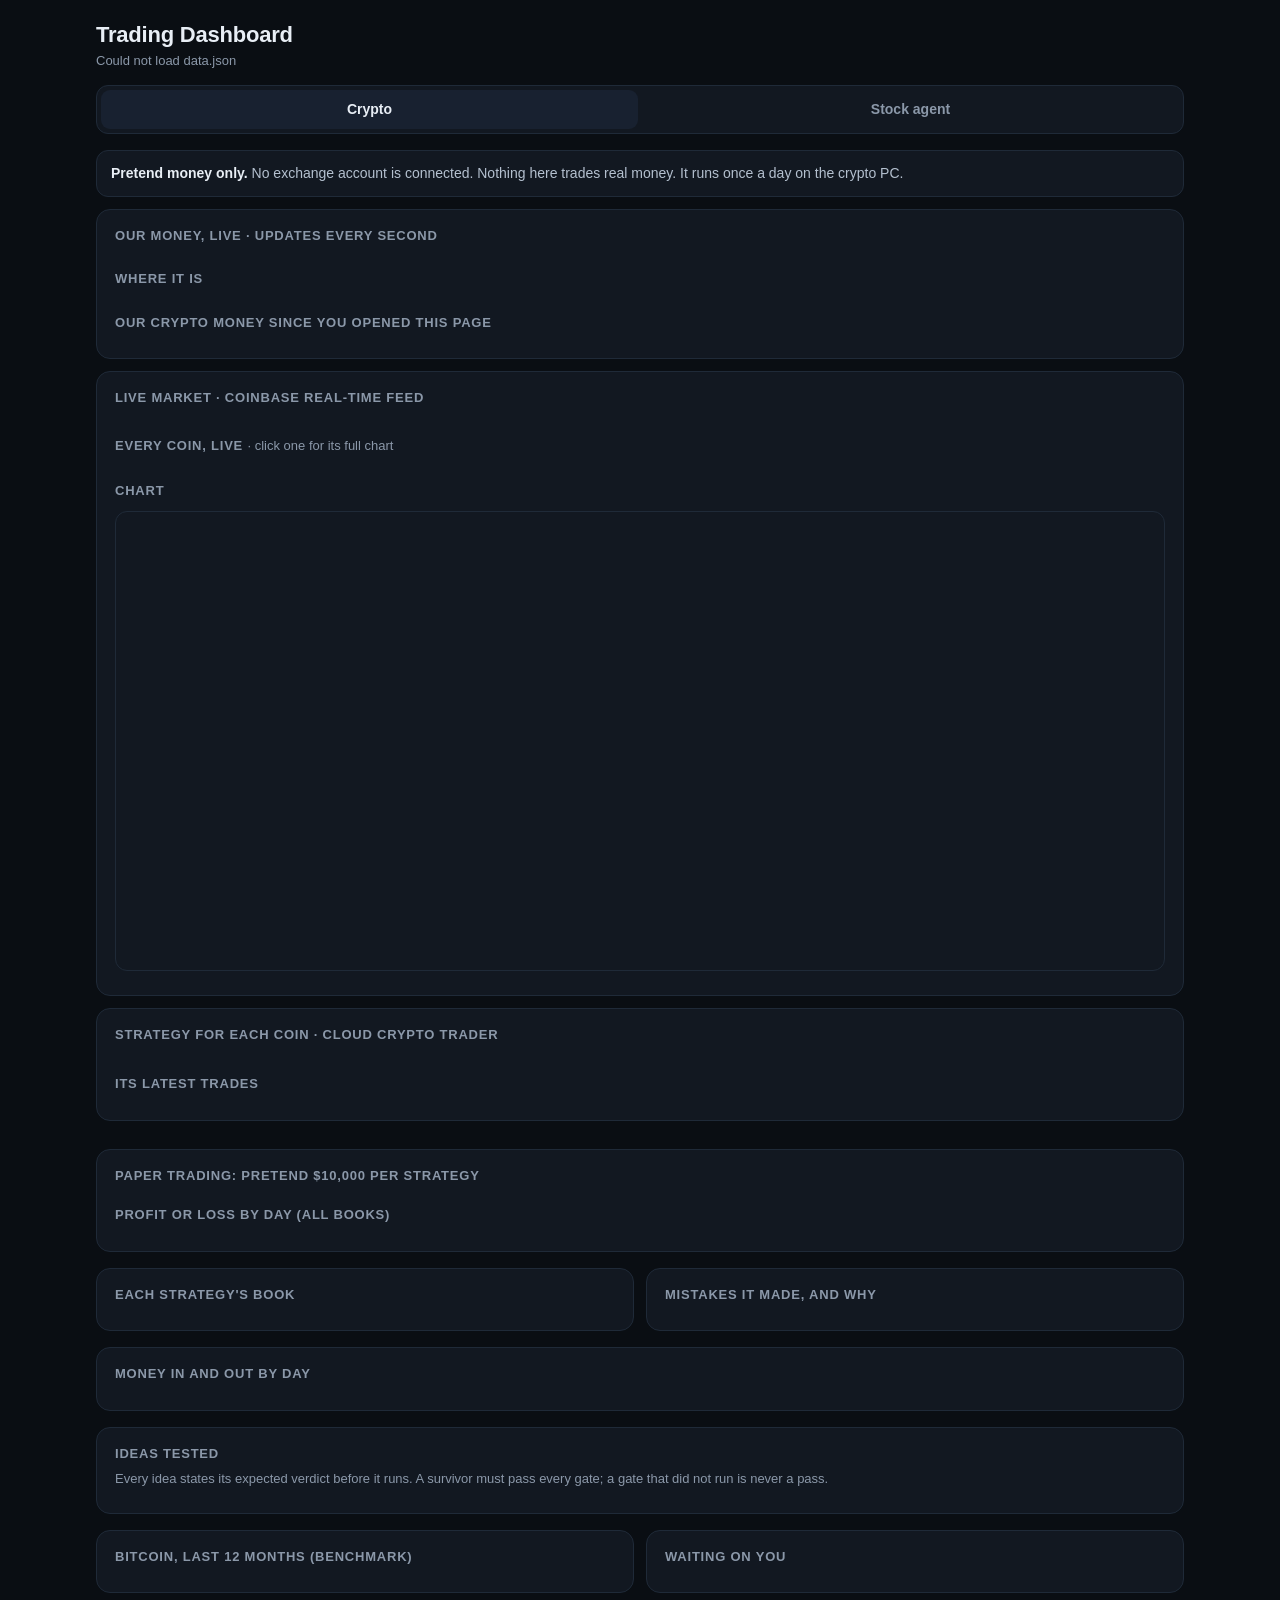
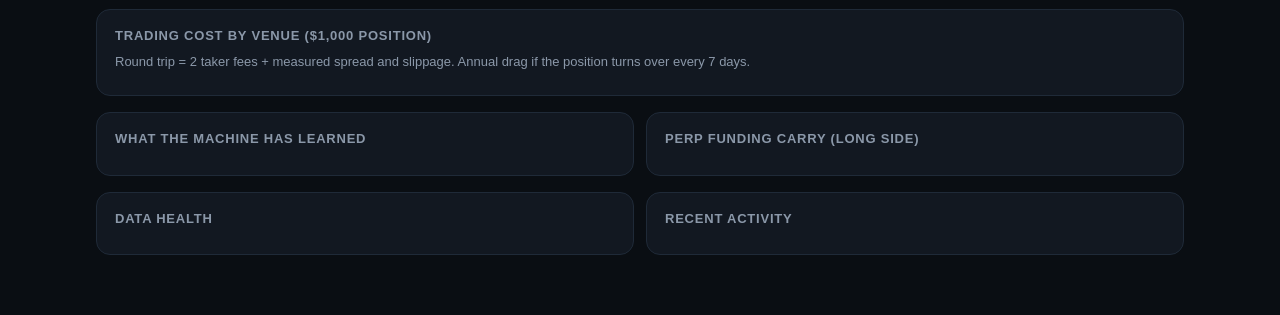
<file: site/index.html>
<!doctype html>
<html lang="en">
<head>
<meta charset="utf-8">
<meta name="viewport" content="width=device-width, initial-scale=1, viewport-fit=cover">
<meta name="color-scheme" content="dark"><meta name="theme-color" content="#0a0e13">
<title>Trading Dashboard</title>
<link rel="icon" href="data:image/svg+xml,%3Csvg xmlns='http://www.w3.org/2000/svg' viewBox='0 0 64 64'%3E%3Crect width='64' height='64' rx='14' fill='%233987e5'/%3E%3Cpath d='M12 44l12-14 10 8 18-22' fill='none' stroke='%23fff' stroke-width='6' stroke-linecap='round' stroke-linejoin='round'/%3E%3C/svg%3E">
<style>
:root{--page:#0a0e13;--surface:#121821;--surface-2:#182130;--ink:#e8eef5;--ink-2:#b4c0cf;--muted:#8b98a9;--grid:#1c2633;--line:#1f2a38;
--series:#0a84ff;--pos:#0a84ff;--neg:#ff6b5e;--good:#30d158;--warn:#ffb340;--crit:#ff453a;--link:#4da3ff}
*{box-sizing:border-box}html,body{margin:0}body{background:var(--page);color:var(--ink);font:15px/1.5 -apple-system,BlinkMacSystemFont,"Segoe UI",Roboto,Inter,sans-serif;-webkit-font-smoothing:antialiased}
a{color:var(--link);text-decoration:none}a:hover{text-decoration:underline}.wrap{max-width:1120px;margin:0 auto;padding:18px 16px 60px}
header{display:flex;flex-wrap:wrap;gap:10px;align-items:center;justify-content:space-between;margin-bottom:14px}
h1{font-size:22px;margin:0;letter-spacing:-.01em;font-weight:700}h2{font-size:13px;margin:0 0 10px;color:var(--muted);font-weight:600;text-transform:uppercase;letter-spacing:.06em}
.sub{color:var(--muted);font-size:13px}
.tabs{display:flex;gap:4px;margin:6px 0 16px;background:var(--surface);border:1px solid var(--line);border-radius:12px;padding:4px}
.tabs button{flex:1;background:none;border:0;color:var(--muted);font:inherit;font-weight:600;font-size:14px;padding:9px 12px;cursor:pointer;border-radius:9px;white-space:nowrap}
.tabs button[aria-selected="true"]{background:var(--surface-2);color:var(--ink)}
.grid{display:grid;gap:12px}.tiles{grid-template-columns:repeat(auto-fit,minmax(190px,1fr))}.two{grid-template-columns:repeat(auto-fit,minmax(340px,1fr))}
.card{background:var(--surface);border:1px solid var(--line);border-radius:14px;padding:16px 18px;min-width:0}
.tile .label{color:var(--muted);font-size:12.5px;font-weight:600;text-transform:uppercase;letter-spacing:.05em}.tile .value{font-size:28px;font-weight:700;margin-top:4px;font-variant-numeric:tabular-nums;letter-spacing:-.01em}.tile .note{color:var(--muted);font-size:13px;margin-top:4px}
.pill{display:inline-flex;align-items:center;gap:6px;border-radius:999px;padding:3px 10px;font-size:12.5px;font-weight:600;background:var(--surface-2);color:var(--ink);white-space:nowrap}
.pill i{width:8px;height:8px;border-radius:50%;display:inline-block}
.dot-good{background:var(--good)}.dot-crit{background:var(--crit)}.dot-warn{background:var(--warn)}.dot-muted{background:var(--muted)}
table{width:100%;border-collapse:collapse;font-size:14px}th,td{text-align:left;padding:9px 10px;border-bottom:1px solid var(--line);vertical-align:top}
th{color:var(--muted);font-weight:600;font-size:12px;text-transform:uppercase;letter-spacing:.04em}td.num,th.num{text-align:right;font-variant-numeric:tabular-nums}
tbody tr:hover{background:rgba(255,255,255,.02)}
.tbl{overflow-x:auto}.why{margin:4px 0 0;padding-left:18px;color:var(--ink-2);font-size:12.5px}
section{margin-top:16px}.chart{position:relative}.chart svg{display:block;width:100%;height:auto}
.tip{position:absolute;pointer-events:none;background:var(--surface-2);border:1px solid var(--line);border-radius:8px;padding:6px 9px;font-size:12.5px;white-space:nowrap;transform:translate(-50%,-110%);display:none;color:var(--ink)}
ul.list{margin:0;padding-left:18px}ul.list li{margin:8px 0}ul.list b{color:var(--ink)}ul.list span{color:var(--ink-2)}
.banner{border-radius:12px;padding:12px 14px;margin:0 0 12px;border:1px solid var(--line);background:var(--surface);font-size:14px;color:var(--ink-2)}
.banner b{color:var(--ink)}.banner.warn{border-color:rgba(255,179,64,.5);background:rgba(255,179,64,.08)}.banner.crit{border-color:rgba(255,69,58,.5);background:rgba(255,69,58,.08)}
.theme{display:none}
details{margin-top:6px}details summary{cursor:pointer;color:var(--link);font-size:13px;list-style:none}details summary::-webkit-details-marker{display:none}details summary::before{content:"▸ ";}details[open] summary::before{content:"▾ ";}
details .more{color:var(--ink-2);font-size:13.5px;margin-top:6px}
.fix{display:grid;grid-template-columns:auto 1fr;gap:4px 12px;padding:12px 0;border-bottom:1px solid var(--line)}.fix:last-child{border-bottom:0}
.fix .t{font-weight:600;color:var(--ink)}.fix .s{color:var(--ink-2);font-size:14px}.fix .who{grid-column:2;font-size:13.5px;color:var(--ink)}
.coins{display:grid;gap:8px;grid-template-columns:repeat(auto-fill,minmax(160px,1fr))}
.coin{background:var(--surface-2);border:1px solid var(--line);border-radius:12px;padding:10px 12px;cursor:pointer;text-align:left;color:var(--ink);font:inherit;min-width:0}
.coin[aria-pressed="true"]{border-color:var(--series)}.coin .sym{font-weight:700;font-size:14px}.coin .nm{color:var(--muted);font-size:12px;font-weight:400}
.coin .px{font-size:18px;font-weight:700;font-variant-numeric:tabular-nums;margin-top:2px;transition:color .6s}.coin .px.up{color:var(--good)}.coin .px.dn{color:var(--neg)}
.coin .ch{font-size:12.5px;font-variant-numeric:tabular-nums}.coin svg{display:block;width:100%;height:32px;margin-top:4px}
@media (max-width:560px){.coins{grid-template-columns:repeat(2,minmax(0,1fr))}}
@media (max-width:560px){.tile .value{font-size:22px}.two{grid-template-columns:1fr}.fix{grid-template-columns:1fr}.fix .who{grid-column:1}}
</style>
</head>
<body>
<div class="wrap">
  <header>
    <div><h1>Trading Dashboard</h1><div class="sub" id="asof">Loading…</div></div>
    <button class="theme" id="theme" type="button" aria-label="Toggle light or dark theme">Theme</button>
  </header>
  <nav class="tabs" role="tablist">
    <button role="tab" aria-selected="true" data-tab="crypto">Crypto</button>
    <button role="tab" aria-selected="false" data-tab="stock">Stock agent</button>
  </nav>

  <main id="tab-crypto">
    <div class="banner"><b>Pretend money only.</b> No exchange account is connected. Nothing here trades real money. It runs once a day on the crypto PC<span id="c-lastrun"></span>.</div>
    <section class="card" style="margin:0 0 12px"><h2>Our money, live · updates every second</h2>
      <div class="grid tiles" id="m-crypto-tiles"></div>
      <h2 style="margin-top:14px">Where it is</h2><div id="m-crypto-alloc"></div>
      <div class="tbl" id="m-crypto-books" style="margin-top:8px"></div>
      <h2 style="margin-top:14px">Our crypto money since you opened this page</h2><div class="chart" id="m-crypto-chart"></div>
    </section>
    <section class="card" style="margin:0 0 12px">
      <div style="display:flex;flex-wrap:wrap;gap:8px;align-items:center;justify-content:space-between"><h2 style="margin:0">Live market · Coinbase real-time feed</h2><span id="c-feed"></span></div>
      <div class="grid tiles" id="c-live" style="margin-top:12px"></div>
      <h2 style="margin-top:16px">Every coin, live <span class="sub" style="text-transform:none;letter-spacing:0;font-weight:400">· click one for its full chart</span></h2>
      <div class="coins" id="c-coins"></div>
      <h2 style="margin-top:16px" id="c-tv-title">Chart</h2>
      <div id="c-tv" style="height:460px;border-radius:12px;overflow:hidden;border:1px solid var(--line)"></div>
      <div class="sub" id="c-live-note" style="margin-top:8px"></div>
    </section>
    <section class="card" style="margin:0 0 12px"><h2>Strategy for each coin · cloud crypto trader</h2>
      <div class="sub" style="margin:-4px 0 8px" id="cl-note"></div>
      <div class="grid tiles" id="cl-tiles" style="margin-bottom:10px"></div>
      <div class="tbl" id="cl-table"></div>
      <h2 style="margin-top:14px">Its latest trades</h2><div class="tbl" id="cl-fills"></div>
    </section>
    <div class="grid tiles" id="c-tiles"></div>
    <section class="card"><h2>Paper trading: pretend $10,000 per strategy</h2><div class="sub" id="p-note" style="margin:-4px 0 8px"></div><div class="grid tiles" id="p-tiles"></div><h2 style="margin-top:14px">Profit or loss by day (all books)</h2><div class="chart" id="p-days"></div><div class="sub" id="p-days-note"></div></section>
    <section class="grid two">
      <div class="card"><h2>Each strategy's book</h2><div class="tbl" id="p-books"></div></div>
      <div class="card"><h2>Mistakes it made, and why</h2><ul class="list" id="p-mistakes"></ul></div>
    </section>
    <section class="card"><h2>Money in and out by day</h2><div class="tbl" id="p-daily"></div></section>
    <section class="card"><h2>Ideas tested</h2><div class="sub" style="margin:-4px 0 8px">Every idea states its expected verdict before it runs. A survivor must pass every gate; a gate that did not run is never a pass.</div><div class="tbl" id="c-grades"></div></section>
    <section class="grid two">
      <div class="card"><h2>Bitcoin, last 12 months (benchmark)</h2><div class="chart" id="c-btc"></div><div class="sub" id="c-btc-note"></div></div>
      <div class="card"><h2>Waiting on you</h2><ul class="list" id="c-pending"></ul></div>
    </section>
    <section class="card"><h2>Trading cost by venue ($1,000 position)</h2><div class="sub" style="margin:-4px 0 8px">Round trip = 2 taker fees + measured spread and slippage. Annual drag if the position turns over every 7 days.</div><div class="tbl" id="c-costs"></div></section>
    <section class="grid two">
      <div class="card"><h2>What the machine has learned</h2><ul class="list" id="c-findings"></ul></div>
      <div class="card"><h2>Perp funding carry (long side)</h2><div class="tbl" id="c-funding"></div></div>
    </section>
    <section class="grid two">
      <div class="card"><h2>Data health</h2><div id="c-health"></div></div>
      <div class="card"><h2>Recent activity</h2><ul class="list" id="c-activity"></ul></div>
    </section>
  </main>

  <main id="tab-stock" hidden>
    <div id="s-banner"></div>
    <section class="card" style="margin:0 0 12px"><h2>Our money, live · re-priced every 5 seconds</h2>
      <div class="grid tiles" id="m-stock-tiles"></div>
      <h2 style="margin-top:14px">Where it is</h2><div id="m-stock-alloc"></div>
      <div class="tbl" id="m-stock-pos" style="margin-top:8px"></div>
      <h2 style="margin-top:14px">Our stock money since you opened this page</h2><div class="chart" id="m-stock-chart"></div>
    </section>
    <div class="grid tiles" id="s-tiles"></div>
    <section class="card"><h2>Natural selection: which strategies make money and which lose it</h2>
      <div class="sub" style="margin:-4px 0 8px" id="s-select-note"></div>
      <div class="grid tiles" id="s-stage-tiles" style="margin-bottom:12px"></div>
      <h2 style="margin-top:6px">By time of entry (New York)</h2><div class="tbl" id="s-select-hour"></div>
      <h2 style="margin-top:16px">By signal mix</h2><div class="tbl" id="s-select-signals"></div>
    </section>
    <section class="card"><h2>Experiments: trying methods, keeping what sticks</h2><div class="sub" style="margin:-4px 0 8px" id="s-trial-note"></div><div class="tbl" id="s-trial"></div></section>
    <section class="card"><h2>Profit or loss by day</h2><div class="chart" id="s-days"></div><div class="sub" id="s-days-note"></div></section>
    <section class="grid two">
      <div class="card"><h2>Holdings</h2><div class="tbl" id="s-holdings"></div></div>
      <div class="card"><h2>Mistakes it made, and why</h2><ul class="list" id="s-mistakes"></ul></div>
    </section>
    <section class="card"><h2>Money in and out by day</h2><div class="tbl" id="s-daily"></div></section>
    <section class="card"><h2 id="s-fills-title">Latest day's trades</h2><div class="tbl" id="s-fills"></div></section>
    <section class="grid two">
      <div class="card"><h2>What the machine has learned</h2><ul class="list" id="s-lessons"></ul></div>
      <div class="card"><h2>Recent activity</h2><ul class="list" id="s-activity"></ul></div>
    </section>
    <div class="sub" style="margin-top:14px">Pretend money. Read live from the public repository <a href="https://github.com/finley1tree-wq/stock-agent" target="_blank" rel="noopener">finley1tree-wq/stock-agent</a> every minute. Charts, watchlist and stock search: <a href="https://stock-agent-dashboard-black.vercel.app/classic" target="_blank" rel="noopener">detailed view</a>. Nothing here is advice.</div>
  </main>
</div>

<script>
(() => {
const $ = s => document.querySelector(s);
const esc = v => String(v ?? "").replace(/[&<>"']/g, c => ({"&":"&amp;","<":"&lt;",">":"&gt;",'"':"&quot;","'":"&#39;"}[c]));
const usd = (v, d = 0) => v == null || isNaN(v) ? "—" : (v < 0 ? "-$" : "$") + Math.abs(v).toLocaleString("en-US", {minimumFractionDigits: d, maximumFractionDigits: d});
const sgnUsd = (v, d = 2) => v == null || isNaN(v) ? "—" : (v > 0 ? "+" : v < 0 ? "-" : "") + "$" + Math.abs(v).toLocaleString("en-US", {minimumFractionDigits: d, maximumFractionDigits: d});
const pct = (v, d = 2) => v == null || isNaN(v) ? "—" : (v > 0 ? "+" : "") + Number(v).toFixed(d) + "%";
const when = s => { if (!s) return "—"; const d = new Date(s); return isNaN(d) ? esc(s) : d.toLocaleString("en-US", {timeZone: "America/New_York", month: "short", day: "numeric", hour: "numeric", minute: "2-digit"}) + " ET"; };
const pill = (kind, text) => `<span class="pill"><i class="dot-${kind}"></i>${esc(text)}</span>`;
const tile = (label, value, note) => `<div class="card tile"><div class="label">${esc(label)}</div><div class="value">${value}</div>${note ? `<div class="note">${note}</div>` : ""}</div>`;

// ---- theme --------------------------------------------------------------------------
try { const t = localStorage.getItem("ct.theme"); if (t) document.documentElement.dataset.theme = t; } catch (e) {}
$("#theme").addEventListener("click", () => {
  const cur = document.documentElement.dataset.theme || (matchMedia("(prefers-color-scheme: light)").matches ? "light" : "dark");
  const next = cur === "light" ? "dark" : "light";
  document.documentElement.dataset.theme = next;
  try { localStorage.setItem("ct.theme", next); } catch (e) {}
  if (window.__redraw) window.__redraw();
});

// ---- tabs ---------------------------------------------------------------------------
let stockLoaded = false;
document.querySelectorAll(".tabs button").forEach(b => b.addEventListener("click", () => {
  document.querySelectorAll(".tabs button").forEach(x => x.setAttribute("aria-selected", x === b));
  $("#tab-crypto").hidden = b.dataset.tab !== "crypto";
  $("#tab-stock").hidden = b.dataset.tab !== "stock";
  try { localStorage.setItem("ct.tab", b.dataset.tab); } catch (e) {}
  if (b.dataset.tab === "stock" && !stockLoaded) { stockLoaded = true; loadStock(); }
  if (window.__redraw) window.__redraw();
}));

// ---- small SVG charts with hover ------------------------------------------------------
function css(v) { return getComputedStyle(document.documentElement).getPropertyValue(v).trim(); }
function lineChart(el, pts, fmtY, fmtX) {
  const W = Math.max(320, el.clientWidth || 600), H = 220, L = 8, R = 62, T = 10, B = 24;
  const ys = pts.map(p => p[1]); let lo = Math.min(...ys), hi = Math.max(...ys); const pad = (hi - lo) * .06 || 1; lo -= pad; hi += pad;
  const x = i => L + i / (pts.length - 1) * (W - L - R), y = v => T + (1 - (v - lo) / (hi - lo)) * (H - T - B);
  let g = "";
  for (let k = 0; k <= 4; k++) { const v = lo + (hi - lo) * k / 4, yy = y(v); g += `<line x1="${L}" x2="${W - R + 4}" y1="${yy}" y2="${yy}" stroke="${css("--grid")}" stroke-width="1"/><text x="${W - R + 8}" y="${yy + 4}" fill="${css("--muted")}" font-size="11">${fmtY(v)}</text>`; }
  [0, .25, .5, .75, 1].forEach(f => { const i = Math.round(f * (pts.length - 1)); g += `<text x="${x(i)}" y="${H - 6}" fill="${css("--muted")}" font-size="11" text-anchor="middle">${fmtX(pts[i][0])}</text>`; });
  const d = pts.map((p, i) => `${i ? "L" : "M"}${x(i).toFixed(1)},${y(p[1]).toFixed(1)}`).join("");
  el.innerHTML = `<svg viewBox="0 0 ${W} ${H}" role="img" aria-label="line chart">${g}<path d="${d}" fill="none" stroke="${css("--series")}" stroke-width="2" stroke-linejoin="round"/><line id="xh" y1="${T}" y2="${H - B}" stroke="${css("--muted")}" stroke-dasharray="3 3" visibility="hidden"/><circle id="xd" r="4" fill="${css("--series")}" stroke="${css("--surface")}" stroke-width="2" visibility="hidden"/></svg><div class="tip"></div>`;
  const svg = el.querySelector("svg"), tip = el.querySelector(".tip"), xh = svg.querySelector("#xh"), xd = svg.querySelector("#xd");
  svg.addEventListener("mousemove", ev => {
    const r = svg.getBoundingClientRect(), px = (ev.clientX - r.left) / r.width * W;
    const i = Math.max(0, Math.min(pts.length - 1, Math.round((px - L) / (W - L - R) * (pts.length - 1))));
    xh.setAttribute("x1", x(i)); xh.setAttribute("x2", x(i)); xh.setAttribute("visibility", "visible");
    xd.setAttribute("cx", x(i)); xd.setAttribute("cy", y(pts[i][1])); xd.setAttribute("visibility", "visible");
    tip.style.display = "block"; tip.style.left = (x(i) / W * r.width) + "px"; tip.style.top = (y(pts[i][1]) / H * r.height) + "px";
    tip.innerHTML = `<b>${esc(pts[i][0])}</b><br>${fmtY(pts[i][1])}`;
  });
  svg.addEventListener("mouseleave", () => { tip.style.display = "none"; xh.setAttribute("visibility", "hidden"); xd.setAttribute("visibility", "hidden"); });
}
function barChart(el, pts, fmt) {
  const W = Math.max(320, el.clientWidth || 600), H = 200, L = 8, R = 62, T = 10, B = 24;
  const ys = pts.map(p => p[1]); let lo = Math.min(0, ...ys), hi = Math.max(0, ...ys); if (hi - lo < 1e-9) { hi += 1; lo -= 1; } const pad = (hi - lo) * .08; lo -= pad; hi += pad;
  const bw = (W - L - R) / pts.length, y = v => T + (1 - (v - lo) / (hi - lo)) * (H - T - B);
  let g = "";
  for (let k = 0; k <= 4; k++) { const v = lo + (hi - lo) * k / 4, yy = y(v); g += `<line x1="${L}" x2="${W - R + 4}" y1="${yy}" y2="${yy}" stroke="${css("--grid")}"/><text x="${W - R + 8}" y="${yy + 4}" fill="${css("--muted")}" font-size="11">${fmt(v)}</text>`; }
  g += `<line x1="${L}" x2="${W - R + 4}" y1="${y(0)}" y2="${y(0)}" stroke="${css("--muted")}"/>`;
  pts.forEach((p, i) => {
    const x0 = L + i * bw + 2, w = Math.max(2, bw - 4), top = Math.min(y(p[1]), y(0)), h = Math.max(1, Math.abs(y(p[1]) - y(0)));
    g += `<rect data-i="${i}" x="${x0}" y="${top}" width="${w}" height="${h}" rx="3" fill="${p[1] >= 0 ? css("--pos") : css("--neg")}"/>`;
    if (i % Math.ceil(pts.length / 6) === 0) g += `<text x="${x0 + w / 2}" y="${H - 6}" fill="${css("--muted")}" font-size="11" text-anchor="middle">${esc(p[0].slice(5))}</text>`;
  });
  el.innerHTML = `<svg viewBox="0 0 ${W} ${H}" role="img" aria-label="bar chart">${g}</svg><div class="tip"></div>`;
  const svg = el.querySelector("svg"), tip = el.querySelector(".tip");
  svg.addEventListener("mousemove", ev => {
    const r = svg.getBoundingClientRect(), px = (ev.clientX - r.left) / r.width * W, i = Math.floor((px - L) / bw);
    if (i < 0 || i >= pts.length) { tip.style.display = "none"; return; }
    tip.style.display = "block"; tip.style.left = ((L + (i + .5) * bw) / W * r.width) + "px"; tip.style.top = (Math.min(y(pts[i][1]), y(0)) / H * r.height) + "px";
    tip.innerHTML = `<b>${esc(pts[i][0])}</b><br>${fmt(pts[i][1])}${pts[i][2] ? `<br>${esc(pts[i][2])}` : ""}`;
  });
  svg.addEventListener("mouseleave", () => tip.style.display = "none");
}

// The same page is served by both sites; each reads the other's data cross-origin.
const CRYPTO_DATA = location.hostname.startsWith("crypto-trader") ? "data.json" : "https://crypto-trader-dashboard-eta.vercel.app/data.json";
// ---- crypto research tab -------------------------------------------------------------
async function loadCrypto() {
  let d;
  try { d = await (await fetch(CRYPTO_DATA, {cache: "no-store"})).json(); }
  catch (e) { $("#asof").textContent = "Could not load data.json"; return; }
  $("#asof").innerHTML = `Updated ${when(d.generated_at)} · pretend money`;
  { const ageH = (Date.now() - new Date(d.generated_at).getTime()) / 3600e3;
    $("#c-lastrun").innerHTML = `; last run ${when(d.generated_at)}` + (ageH > 30 ? ` · <b style="color:var(--warn)">${Math.round(ageH)} hours ago, so a day was missed. Is that PC on and awake?</b>` : ""); }
  $("#asof").title = `Research data: train ${d.config.train[0]} to ${d.config.train[1]}, holdout ${d.config.holdout[0]} to ${d.config.holdout[1]}`;
  const a = d.audit, real = d.grades.filter(g => !g.counterfactual);
  const survivors = real.filter(g => (g.verdict || "").startsWith("SURVIVOR")).length;
  const col = d.collector || {};
  $("#c-tiles").innerHTML = [
    tile("Engine", a.valid_now ? pill("good", "Certified") : pill("crit", "Not certified"), a.valid_now ? `null audit passed ${when(a.when)} · holds ${esc((a.holds || []).join(", "))}` : esc(a.why_invalid || "")),
    tile("Ideas tested", `${d.ledger.distinct_hypotheses}`, `bar for the next idea: t ≥ ${d.ledger.current_bar}`),
    tile("Survivors", `${survivors}`, survivors ? "suspect the harness first" : "none yet, as expected this early"),
    tile("Cost collector", `${col.distinct_hours ?? 0} / ${col.target_hours ?? 48} h`, `${(col.records || 0).toLocaleString()} order-book snapshots`),
    tile("Prices through", esc((d.live_freshness || d.freshness).latest_bar_day || "—"), d.live_freshness ? `live copy · research snapshot frozen at ${esc(d.freshness.latest_bar_day)} so grading stays certified` : `restated rows: ${(d.freshness.usdt?.restated ?? "—")} (${d.freshness.usdt?.fetches ?? 0} fetches compared)`),
    (() => { const s = d.daily; if (!s) return tile("Daily update", pill("warn", "not run yet"), "runs once a day on the crypto PC");
      const st = Object.entries(s.steps || {}), bad = st.filter(([, r]) => r.status === "FAILED" || r.status === "REFUSED");
      return tile("Daily update", bad.length ? pill("crit", `${bad.length} step${bad.length > 1 ? "s" : ""} failed`) : pill("good", "OK"), `${when(s.finished || s.started)} · ${bad.length ? "failed: " + esc(bad.map(([n]) => n).join(", ")) : st.length + " steps ran"}`); })(),
  ].join("");
  // grades
  const rows = d.grades.map(g => {
    const b = g.rows.baseline || {}, dead = (g.verdict || "").includes("DEAD"), cf = g.counterfactual;
    const kind = (g.verdict || "").startsWith("SURVIVOR") ? "good" : cf ? "muted" : dead ? "crit" : "warn";
    const label = cf ? "Counterfactual" : (g.verdict || "—").split(" - ")[0].split(":")[0];
    return `<tr><td><b>${esc(g.name)}</b><div class="sub">graded ${when(g.graded)}</div></td><td class="num">${g.hold}d</td><td>${pill(kind, label)}</td>
      <td class="num">${b.net != null ? pct(b.net, 3) : "—"}</td><td class="num">${b.t != null ? b.t.toFixed(2) : "—"}</td>
      <td><ul class="why">${(g.why || []).slice(0, 4).map(w => `<li>${esc(w)}</li>`).join("")}</ul></td></tr>`;
  }).join("");
  $("#c-grades").innerHTML = `<table><thead><tr><th>Idea</th><th class="num">Hold</th><th>Verdict</th><th class="num">Net / entry</th><th class="num">t</th><th>Why</th></tr></thead><tbody>${rows}</tbody></table>`;
  // btc
  const btc = d.btc || [];
  const drawBtc = () => lineChart($("#c-btc"), btc, v => "$" + Math.round(v).toLocaleString(), s => new Date(s + "T00:00:00Z").toLocaleDateString("en-US", {month: "short", year: "2-digit", timeZone: "UTC"}));
  if (btc.length > 2) { drawBtc(); const r = (btc[btc.length - 1][1] / btc[0][1] - 1) * 100; $("#c-btc-note").textContent = `Buy-and-hold BTC over this period: ${pct(r, 1)}. Every candidate must beat this after costs.`; }
  // pending, findings
  $("#c-pending").innerHTML = d.pending.map(p => `<li><b>${esc(p.title)}</b><br><span>${esc(p.detail)}</span></li>`).join("");
  $("#c-findings").innerHTML = d.findings.map(p => `<li><b>${esc(p.title)}</b><br><span>${esc(p.detail)}</span></li>`).join("");
  // costs
  const v = d.costs.venues;
  $("#c-costs").innerHTML = `<table><thead><tr><th>Coin liquidity</th>${v.map(x => `<th class="num">${esc(x)}</th>`).join("")}</tr></thead><tbody>${d.costs.table.map(r => `<tr><td>${esc(r.tier)}</td>${v.map(x => `<td class="num">${r[x].round_trip_pct.toFixed(2)}%<div class="sub">${r[x].drag_h7_pct_yr.toFixed(0)}%/yr at 7d</div></td>`).join("")}</tr>`).join("")}</tbody></table><div class="sub" style="margin-top:6px">Spread model: ${d.costs.fit_1000.n_pairs} pairs, leave-one-out rank correlation ${d.costs.fit_1000.loo_spearman.toFixed(2)}, refit ${when(d.costs.fitted_at)}.</div>`;
  $("#c-funding").innerHTML = `<table><thead><tr><th>Perp</th><th class="num">Since</th><th class="num">Long pays / yr</th><th class="num">Share of prints &gt; 0</th></tr></thead><tbody>${(d.funding || []).map(f => `<tr><td>${esc(f.perp.replace("USDT", ""))}</td><td class="num">${esc(f.since)}</td><td class="num">${pct(f.carry_pct_yr, 1)}</td><td class="num">${Math.round(f.share_positive * 100)}%</td></tr>`).join("")}</tbody></table>`;
  const u = d.universe, fr = d.freshness, ff = fr.funding_feed || {};
  $("#c-health").innerHTML = `<table><tbody>
    <tr><td>Assets (incl. dead)</td><td class="num">${u.assets} (${u.dead_or_renamed} dead or renamed)</td></tr>
    <tr><td>Research pool after exclusions</td><td class="num">${u.pool_universe}</td></tr>
    <tr><td>Excluded (stable, leveraged, tokenized stock, wrapped)</td><td class="num">${u.excluded}</td></tr>
    <tr><td>USDT pairs · last fetch</td><td class="num">${fr.usdt?.pairs ?? "—"} · ${when(fr.usdt?.fetched)}</td></tr>
    <tr><td>BTC pairs · last fetch</td><td class="num">${fr.btc?.pairs ?? "—"} · ${when(fr.btc?.fetched)}</td></tr>
    <tr><td>Funding feed (real prints only)</td><td class="num">${(ff.rows || 0).toLocaleString()} days · ${ff.assets_with_values ?? "—"} coins</td></tr>
    <tr><td>Phantom funding prints removed</td><td class="num">${(ff.dropped_not_traded || 0).toLocaleString()}</td></tr>
    <tr><td>Audit: planted edges (uniform false-fail / concentrated caught)</td><td class="num">${a.plant ? `${a.plant.uniform_false_fails} / ${a.plant.concentrated_detected} of ${a.plant.trials}` : "—"}</td></tr>
  </tbody></table>`;
  $("#c-activity").innerHTML = (d.activity || []).slice(0, 12).map(x => `<li><span>${when(x.when)}</span><br><b>${esc(x.what)}</b></li>`).join("");
  // paper trading books
  const P = d.paper;
  let drawPaper = null;
  if (P && P.books && P.books.length) {
    const B = P.books, sum = k => B.reduce((s, b) => s + (+b[k] || 0), 0);
    const put = sum("budget_usd"), eq = sum("equity"), btcEq = sum("btc_equity");
    const last = P.days[P.days.length - 1] || null, lt = last ? last.total || {} : {};
    const liveSince = B.map(b => b.live_since).filter(Boolean).sort()[0];
    $("#p-note").innerHTML = `Each strategy gets a pretend $10,000 and pays real trading costs. Real testing starts ${esc(liveSince || "at the start")}; earlier days are replays.<details><summary>How it works</summary><div class="more">It buys at the next day's average price, the way a real order would fill. Days before ${esc(liveSince || "the start")} were replayed when the books were created, and only days from then on are a true forward test. Ideas graded DEAD stay as controls so you can watch them. One month of results is noise, not proof.</div></details>`;
    $("#p-tiles").innerHTML = [
      tile("Pretend books now", usd(eq), `pretend start ${usd(put)} · ${sgnUsd(eq - put, 0)} (${pct(put ? (eq / put - 1) * 100 : null)}) since ${esc((P.days[0] || {}).day || "")}`),
      tile(last ? `Latest day (${last.day})` : "Latest day", sgnUsd(lt.pnl_day), last ? `${last.mode === "live" ? "live" : "replayed"} · spent ${usd(lt.spent)} · got back ${usd(lt.received)}` : ""),
      tile("Spent / got back, all time", `${usd(sum("total_spent"))} / ${usd(sum("total_received"))}`, `trading costs ${usd(sum("total_costs"), 2)}`),
      tile("Same money in Bitcoin", usd(btcEq), `${sgnUsd(eq - btcEq, 0)} vs just holding BTC`),
    ].join("");
    const dayPts = P.days.slice(-45).map(x => [x.day, Math.round((x.total?.pnl_day || 0) * 100) / 100, x.mode === "live" ? "live" : "replayed"]);
    drawPaper = () => { if (dayPts.length) barChart($("#p-days"), dayPts, v => sgnUsd(v, 0)); };
    drawPaper();
    $("#p-days-note").textContent = `Last ${dayPts.length} days, all books together. Blue = profit, orange = loss. Hover for values.`;
    const gradeOf = b => { const g = real.find(g => g.name === b.strategy && g.hold === b.hold); return g ? (g.verdict || "").split(" - ")[0].split(":")[0] : null; };
    $("#p-books").innerHTML = `<table><thead><tr><th>Book</th><th>Test verdict</th><th class="num">Now</th><th class="num">Return</th><th class="num">BTC, same days</th><th class="num">Worst drop</th><th class="num">Spent</th><th class="num">Got back</th><th class="num">Costs</th><th class="num">Mistakes</th></tr></thead><tbody>${B.map(b => {
      const v = b.strategy && b.strategy.startsWith("__") ? "benchmark" : gradeOf(b);
      const vp = v === "benchmark" ? pill("muted", "benchmark") : v ? pill((v || "").startsWith("SURVIVOR") ? "good" : "crit", v) : pill("warn", "not graded");
      return `<tr><td><b>${esc(b.book)}</b><div class="sub">${b.live_days || 0} live · ${b.backfilled_days || 0} replayed days</div></td><td>${vp}</td><td class="num">${usd(b.equity)}</td><td class="num">${pct(b.return_pct)}</td><td class="num">${pct(b.btc_return_pct)}</td><td class="num">${pct(b.max_drawdown_pct != null ? -Math.abs(b.max_drawdown_pct) : null)}</td><td class="num">${usd(b.total_spent)}</td><td class="num">${usd(b.total_received)}</td><td class="num">${usd(b.total_costs, 2)}</td><td class="num">${b.mistakes?.count ?? 0}</td></tr>`;
    }).join("")}</tbody></table>`;
    const ms = B.flatMap(b => b.recent_mistakes || []).sort((x, y) => (y.day || "").localeCompare(x.day || "")).slice(0, 8);
    $("#p-mistakes").innerHTML = ms.length ? ms.map(m => `<li><b>${esc(m.book)}: ${esc(m.asset || (m.kind || "").replace("_", " "))} ${m.pnl != null ? sgnUsd(+m.pnl) : ""}${m.pct != null ? ` (${pct(+m.pct)})` : ""}</b><br><span>${esc(m.day)}${m.mode === "backfilled" ? " (replayed)" : ""} · ${esc(m.reason || "")}</span></li>`).join("") : `<li><span>No mistakes logged yet.</span></li>`;
    $("#p-daily").innerHTML = `<table><thead><tr><th>Day</th><th>Mode</th><th class="num">Spent</th><th class="num">Got back</th><th class="num">Costs</th><th class="num">Profit / loss</th><th class="num">All books</th><th class="num">Same in BTC</th></tr></thead><tbody>${P.days.slice(-14).reverse().map(x => { const t = x.total || {}; return `<tr><td>${esc(x.day)}</td><td>${x.mode === "live" ? pill("good", "live") : pill("muted", "replayed")}</td><td class="num">${usd(t.spent)}</td><td class="num">${usd(t.received)}</td><td class="num">${usd(t.costs, 2)}</td><td class="num">${sgnUsd(t.pnl_day)}</td><td class="num">${usd(t.equity)}</td><td class="num">${usd(t.btc_equity)}</td></tr>`; }).join("")}</tbody></table>`;
  } else {
    $("#p-note").textContent = "The paper-trading books haven't run yet.";
  }
  window.__redrawCrypto = () => { if (btc.length > 2) drawBtc(); if (drawPaper) drawPaper(); if (window.__drawLive) window.__drawLive(); };
  startLive(d);
}

// ---- live market: Coinbase Exchange public feed (WebSocket ticks + REST candles), TradingView charts
// The trader itself decides once a day; what moves in between is prices. Coinbase pushes every trade
// over its public WebSocket (no account, no key), so prices here change the moment the market does.
// Only the BTC benchmark book's holdings are published (100% BTC), so that book is re-priced live;
// the strategy books publish a position COUNT, and their coins show here once data.json lists them.
let COINS = [["BTC","Bitcoin"],["ETH","Ethereum"],["SOL","Solana"],["XRP","XRP"],["DOGE","Dogecoin"],["ADA","Cardano"],
  ["AVAX","Avalanche"],["LINK","Chainlink"],["DOT","Polkadot"],["LTC","Litecoin"],["BCH","Bitcoin Cash"],["SHIB","Shiba Inu"],
  ["SUI","Sui"],["XLM","Stellar"],["HBAR","Hedera"],["UNI","Uniswap"],["AAVE","Aave"],["NEAR","NEAR"]];
const CB_REST = "https://api.exchange.coinbase.com", CB_WS = "wss://ws-feed.exchange.coinbase.com";
const live = {px: {}, open: {}, spark: {}, last: null, ws: null, sel: "BTC", started: false};
const fmtPx = v => v == null ? "—" : v >= 1000 ? usd(v, 2) : v >= 1 ? "$" + v.toFixed(3) : "$" + v.toPrecision(4);
function spark(vals) {
  if (!vals || vals.length < 2) return "";
  const lo = Math.min(...vals), hi = Math.max(...vals), W = 150, H = 32;
  const x = i => i / (vals.length - 1) * W, y = v => H - 2 - (v - lo) / ((hi - lo) || 1) * (H - 4);
  const up = vals[vals.length - 1] >= vals[0];
  return `<svg viewBox="0 0 ${W} ${H}" preserveAspectRatio="none"><path d="${vals.map((v, i) => `${i ? "L" : "M"}${x(i).toFixed(1)},${y(v).toFixed(1)}`).join("")}" fill="none" stroke="${up ? css("--good") : css("--neg")}" stroke-width="1.6"/></svg>`;
}
function drawCoins() {
  $("#c-coins").innerHTML = COINS.map(([s, n]) => {
    const p = live.px[s], o = live.open[s], c = p && o ? (p / o - 1) * 100 : null;
    const sp = (live.spark[s] || []).concat(p ? [p] : []);
    return `<button class="coin" data-sym="${s}" aria-pressed="${live.sel === s}"><div class="sym">${s} <span class="nm">${esc(n)}</span></div><div class="px" id="px-${s}">${fmtPx(p)}</div><div class="ch" id="ch-${s}" style="color:${c == null ? "var(--muted)" : c >= 0 ? "var(--good)" : "var(--neg)"}">${c == null ? "…" : pct(c)} <span class="nm">24 h</span></div>${spark(sp)}</button>`;
  }).join("");
  document.querySelectorAll(".coin").forEach(b => b.addEventListener("click", () => { live.sel = b.dataset.sym; drawCoins(); tvChart(); }));
}
function tvChart() {
  const s = live.sel, n = (COINS.find(c => c[0] === s) || [s, s])[1];
  $("#c-tv-title").textContent = `${n} (${s}/USD) · TradingView chart, Coinbase prices`;
  const el = $("#c-tv"); el.innerHTML = "";
  // TradingView's official embed widget; it draws its own live chart from Coinbase's feed.
  const cfg = {autosize: true, symbol: `COINBASE:${s}USD`, interval: "5", timezone: "America/New_York", theme: "dark", style: "1",
    locale: "en", backgroundColor: "#121821", gridColor: "rgba(28,38,51,1)", hide_side_toolbar: true, allow_symbol_change: true,
    support_host: "https://www.tradingview.com"};
  const box = document.createElement("div"); box.className = "tradingview-widget-container"; box.style.height = "100%";
  const inner = document.createElement("div"); inner.className = "tradingview-widget-container__widget"; inner.style.height = "100%";
  const sc = document.createElement("script");
  sc.src = "https://s3.tradingview.com/external-embedding/embed-widget-advanced-chart.js"; sc.async = true; sc.textContent = JSON.stringify(cfg);
  box.appendChild(inner); box.appendChild(sc); el.appendChild(box);
}
async function loadSparks() {
  // 24 h of hourly candles per coin (Coinbase allows 60/300/900/3600/21600/86400 s), oldest first. Candle rows are [time, low, high, open, close, volume].
  // One at a time, 150 ms apart: 18 requests at once trip Coinbase's public rate limit.
  for (const [s] of COINS) {
    await new Promise(r => setTimeout(r, 150));
    try {
      const r = await (await fetch(`${CB_REST}/products/${s}-USD/candles?granularity=3600`, {cache: "no-store"})).json();
      if (Array.isArray(r)) live.spark[s] = r.slice(0, 24).reverse().map(k => +k[4]);
    } catch (e) {}
  }
  if (!$("#tab-crypto").hidden) drawCoins();
}
function feedPill(kind, text) { $("#c-feed").innerHTML = pill(kind, text); }
function connectFeed() {
  try { if (live.ws) { live.ws.onclose = null; live.ws.close(); } } catch (e) {}
  feedPill("warn", "connecting…");
  const ws = live.ws = new WebSocket(CB_WS);
  ws.onopen = () => { ws.send(JSON.stringify({type: "subscribe", product_ids: COINS.map(c => c[0] + "-USD"), channels: ["ticker"]})); feedPill("good", "live"); };
  ws.onmessage = ev => {
    let m; try { m = JSON.parse(ev.data); } catch (e) { return; }
    if (m.type !== "ticker" || !m.product_id) return;
    const s = m.product_id.replace("-USD", ""), p = +m.price, prev = live.px[s];
    live.px[s] = p; if (m.open_24h) live.open[s] = +m.open_24h; live.last = new Date();
    const el = document.getElementById("px-" + s), ch = document.getElementById("ch-" + s);
    if (!el) return;
    el.textContent = fmtPx(p);
    if (ch && live.open[s]) { const c = (p / live.open[s] - 1) * 100; ch.style.color = c >= 0 ? "var(--good)" : "var(--neg)"; ch.innerHTML = `${pct(c)} <span class="nm">24 h</span>`; }
    if (prev != null && p !== prev) { el.classList.remove("up", "dn"); el.classList.add(p > prev ? "up" : "dn"); clearTimeout(el._t); el._t = setTimeout(() => el.classList.remove("up", "dn"), 700); }
  };
  ws.onclose = () => { feedPill("crit", "reconnecting…"); setTimeout(connectFeed, 3000); };
  ws.onerror = () => { try { ws.close(); } catch (e) {} };
}
function startLive(d) {
  if (live.started) return; live.started = true;
  const P = d.paper || {}, books = P.books || [], btcBook = books.find(b => b.strategy === "__buy_and_hold_BTC__");
  const btcSeries = d.btc || [], lastClose = btcSeries.length ? btcSeries[btcSeries.length - 1] : null;
  const btcQty = btcBook && lastClose && lastClose[0] === P.latest_complete_day ? btcBook.equity / lastClose[1] : null;
  const started = d.daily && d.daily.started ? new Date(d.daily.started) : null;
  const held = books.filter(b => b !== btcBook);
  const tiles = () => {
    if ($("#tab-crypto").hidden) return;
    const next = started ? new Date(started.getTime() + 24 * 3600e3) : null, mins = next ? Math.round((next - Date.now()) / 60000) : null;
    const b = live.px.BTC, book = btcQty && b ? btcQty * b : null, age = live.last ? Math.round((Date.now() - live.last) / 1000) : null;
    $("#c-live").innerHTML = [
      tile("Bitcoin", fmtPx(b), live.open.BTC && b ? `${pct((b / live.open.BTC - 1) * 100)} in 24 h` : "waiting for the feed"),
      tile("BTC book, live", book ? usd(book, 2) : "—", book ? `${sgnUsd(book - btcBook.equity)} since the ${esc(P.latest_complete_day)} close · ${sgnUsd(book - btcBook.budget_usd, 0)} on ${usd(btcBook.budget_usd)}` : "waiting for the next daily snapshot"),
      tile("Strategy books", held.map(x => `${x.open_positions}`).join(" + ") + " coins", held.map(x => `${esc(x.book)} ${usd(x.equity)}`).join(" · ")),
      tile("Next daily run", next ? (mins > 0 ? `in ${Math.floor(mins / 60)} h ${mins % 60} m` : pill("warn", "due now")) : "—", next ? `about ${when(next)} · it decides once a day` : ""),
      tile("Last tick", age == null ? "—" : age < 2 ? "just now" : `${age} s ago`, "Coinbase pushes each trade as it happens"),
    ].join("");
  };
  $("#c-live-note").innerHTML = `Prices stream live from Coinbase Exchange's public feed; charts are TradingView's. The strategy books decide once a day, so between runs only prices move. They publish how many coins they hold (${held.map(x => `${esc(x.book)}: ${x.open_positions}`).join(", ")}) but not which ones yet, so only the BTC book can be re-priced live.`;
  drawCoins(); tvChart(); loadSparks(); connectFeed(); tiles(); drawCryptoMoney(d); watchBookCoins(d);
  loadCloud().then(() => { drawCryptoMoney(d); drawCloud(); });
  setInterval(() => loadCloud(), 60000);
  setInterval(() => { tiles(); drawCryptoMoney(d); drawCloud(); }, 1000);
  setInterval(() => { if (!$("#tab-crypto").hidden) drawHist($("#m-crypto-chart"), "crypto"); }, 2000);
  setInterval(loadSparks, 5 * 60000);
  window.__drawLive = () => {};
}

// ---- our money, live -------------------------------------------------------------------------
// Re-prices what we hold as fast as the prices arrive: crypto every second from the Coinbase feed,
// stocks every 5 seconds from /api/quotes while positions are open. A chart keeps every value seen
// since the page opened, so the fluctuation is visible, not just the latest number.
const moneyHist = {crypto: [], stock: []};
function pushHist(key, v) {
  if (v == null || !isFinite(v)) return;
  const h = moneyHist[key], t = new Date().toLocaleTimeString("en-US", {hour: "numeric", minute: "2-digit", second: "2-digit"});
  if (h.length && h[h.length - 1][2] > Date.now() - 900) return;           // at most ~1 point a second
  h.push([t, Math.round(v * 100) / 100, Date.now()]);
  if (h.length > 1800) h.shift();                                           // the last 30 minutes at 1/s
}
function allocBar(parts) {
  const tot = parts.reduce((s, p) => s + Math.max(0, p.v || 0), 0) || 1;
  const cols = ["--series", "--good", "--warn", "#bf5af2", "#64d2ff", "#ff9f0a", "#ff375f", "--muted"];
  const col = i => { const c = cols[i % cols.length]; return c.startsWith("--") ? css(c) : c; };
  return `<div style="display:flex;height:14px;border-radius:7px;overflow:hidden;background:var(--surface-2);margin:4px 0 8px">${parts.map((p, i) => `<span title="${esc(p.label)} ${usd(p.v, 0)}" style="width:${(100 * Math.max(0, p.v || 0) / tot).toFixed(2)}%;background:${col(i)}"></span>`).join("")}</div>
    <div style="display:flex;flex-wrap:wrap;gap:6px 14px;font-size:12.5px;color:var(--ink-2)">${parts.map((p, i) => `<span><i style="display:inline-block;width:9px;height:9px;border-radius:50%;background:${col(i)};margin-right:5px"></i>${esc(p.label)} <b style="color:var(--ink)">${usd(p.v, 0)}</b> <span style="color:var(--muted)">${(100 * Math.max(0, p.v || 0) / tot).toFixed(1)}%</span></span>`).join("")}</div>`;
}
function drawHist(el, key) { const h = moneyHist[key]; if (h.length > 2) lineChart(el, h.map(x => [x[0], x[1]]), v => usd(v, 0), s => s); else el.innerHTML = `<div class="sub">The chart fills in as prices move.</div>`; }

// ---- crypto side
// A book's coins, if data.json lists them: holdings: [{asset|coin|symbol, qty|units|quantity, value_usd?}]
const bookCoins = b => (Array.isArray(b.holdings) ? b.holdings : []).map(h => ({
  sym: String(h.asset || h.coin || h.symbol || "").toUpperCase().replace(/USDT?$/, ""),
  qty: +(h.qty ?? h.units ?? h.quantity ?? 0), snap: h.value_usd != null ? +h.value_usd : null})).filter(h => h.sym);
const cloud = {book: null, orgs: null, at: 0};
async function loadCloud() {
  try {
    const r = await (await fetch(STOCK_API, {cache: "no-store"})).json();
    cloud.book = r.cryptoBook && r.cryptoBook.holdings ? r.cryptoBook : null;
    cloud.orgs = r.cryptoOrgs && r.cryptoOrgs.coins ? r.cryptoOrgs : null;
    cloud.ledger = (r.cryptoBook || {}).recent_fills || null;
    cloud.at = Date.now();
  } catch (e) {}
  if (!cloud.book) return;
  // every coin it trades gets a live card and a feed subscription
  const add = (cloud.book.universe || []).filter(c => !COINS.some(x => x[0] === c));
  if (add.length) {
    COINS = COINS.concat(add.map(c => [c, c]));
    drawCoins();
    try { live.ws && live.ws.readyState === 1 && live.ws.send(JSON.stringify({type: "subscribe", product_ids: add.map(c => c + "-USD"), channels: ["ticker"]})); } catch (e) {}
    loadSparks();
  }
}
function cloudBookRow() {
  const b = cloud.book; if (!b) return null;
  const hs = Object.values(b.holdings || {});
  return {book: "Cloud: every coin", strategy: "__cloud__", equity: +b.equity, budget_usd: +b.start_usd, cash: +b.cash,
          open_positions: hs.length, holdings: hs.map(h => ({asset: h.asset, qty: h.qty, value_usd: h.value_usd}))};
}
function drawCloud() {
  if ($("#tab-crypto").hidden) return;
  const b = cloud.book, O = cloud.orgs;
  if (!b || !O) { $("#cl-note").textContent = "The cloud crypto trader's first results appear after its first hourly run."; return; }
  const hs = b.holdings || {}, coins = Object.keys(O.coins).sort();
  let liveV = +b.cash || 0; Object.values(hs).forEach(h => liveV += h.qty * (live.px[h.asset] || h.price || h.entry_px));
  const stages = coins.map(c => Object.values(O.coins[c]).find(o => o.champion));
  const n = k => stages.filter(o => o && o.stage === k).length;
  $("#cl-note").innerHTML = `Pretend ${usd(b.start_usd)} split into equal slices, one per coin (${coins.length} liquid Coinbase coins). Each coin's own price history picks its strategy: five rules are backtested on every coin after Coinbase's ${b.fees ? b.fees.fee_pct + "%" : ""} fee plus slippage per trade. A coin's best one trades its slice: full size if it passed the bar, a quarter if it's unproven, nothing if all its rules failed. Every rule keeps a pretend position too, so a challenger that starts winning takes the coin over. It decides once a day on the closed daily bar (UTC) and runs every hour in the cloud.
    <details><summary>The five rules</summary><div class="more"><b>hold</b>: buy and hold. <b>trend_ma</b>: long while price is above its 50-day average and the 20-day is above the 50-day. <b>donchian</b>: buy a close above the 20-day high, sell a close below the 10-day low. <b>tsm</b>: each Monday, long if the coin is up over 30 days. <b>rsi_rev</b>: buy when RSI(14) drops under 30, sell above 55 or after 10 days.</div></details>`;
  $("#cl-tiles").innerHTML = [
    tile("Cloud book, live", usd(liveV, 2), `put in ${usd(b.start_usd)} · ${sgnUsd(liveV - b.start_usd)} (${pct((liveV / b.start_usd - 1) * 100)})`),
    tile("Holding now", `${Object.keys(hs).length} coins`, `${usd(b.cash, 0)} in cash · ${b.realized ? sgnUsd(b.realized) + " realised" : "nothing sold yet"}`),
    tile("Strategies", `${n("SURVIVOR")} proven`, `${n("PROBATION")} on trial · ${coins.length - n("SURVIVOR") - n("PROBATION")} coins with none`),
    tile("Last run", when(b.generated_at), `decided for ${esc(b.decided_for || "—")} (UTC)`),
  ].join("");
  const stageP = s => pill(s === "SURVIVOR" ? "good" : s === "PROBATION" ? "warn" : "crit", s === "SURVIVOR" ? "proven" : s === "PROBATION" ? "trial" : "culled");
  $("#cl-table").innerHTML = `<table><thead><tr><th>Coin</th><th>Its strategy</th><th>Status</th><th>Signal</th><th class="num">Holding (live)</th><th class="num">Backtest Sharpe</th><th class="num">Backtest vs hold</th><th>Other rules</th></tr></thead><tbody>${coins.map(c => {
    const os = O.coins[c], champ = Object.entries(os).find(([, o]) => o.champion), h = hs[c];
    const [cn, co] = champ || ["—", null], hold = os.hold && os.hold.backtest;
    const val = h ? h.qty * (live.px[c] || h.price || h.entry_px) : null;
    const others = Object.entries(os).filter(([k]) => k !== cn).map(([k, o]) => `<span title="Sharpe ${o.backtest.sharpe}" style="color:${o.stage === "SURVIVOR" ? "var(--good)" : o.stage === "CULLED" ? "var(--muted)" : "var(--ink-2)"}">${esc(k)}${o.stage === "CULLED" ? "✕" : ""}</span>`).join(" · ");
    return `<tr><td><b>${esc(c)}</b></td><td>${esc(cn)}</td><td>${co ? stageP(co.stage) : pill("crit", "no rule")}</td><td>${co ? (co.signal ? pill("good", "long") : pill("muted", "flat")) : "—"}</td>
      <td class="num">${h ? `${usd(val, 2)}<div class="sub">${sgnUsd(val - h.cost_usd)}</div>` : '<span class="sub">cash</span>'}</td>
      <td class="num">${co ? co.backtest.sharpe.toFixed(2) : "—"}</td><td class="num">${co && hold ? `${pct(co.backtest.net_return * 100, 0)}<div class="sub">hold ${pct(hold.net_return * 100, 0)}</div>` : "—"}</td><td class="sub">${others}</td></tr>`;
  }).join("")}</tbody></table>`;
  const fills = (b.recent_fills || []).slice().reverse().slice(0, 12);
  $("#cl-fills").innerHTML = fills.length ? `<table><thead><tr><th>When (UTC)</th><th>Side</th><th>Coin</th><th>Strategy</th><th class="num">Price</th><th class="num">Amount</th><th class="num">Result</th></tr></thead><tbody>${fills.map(f => `<tr><td>${esc((f.ts || "").replace("T", " ").slice(0, 16))}</td><td>${f.side === "sell" ? pill("warn", "SELL") : pill("good", "BUY")}</td><td><b>${esc(f.asset)}</b></td><td>${esc(f.strategy || "")}</td><td class="num">${fmtPx(f.price)}</td><td class="num">${usd(f.usd, 2)}</td><td class="num">${f.side === "sell" ? `${sgnUsd(f.pnl)}<div class="sub">${pct(f.pct)}</div><div class="sub">${esc(f.why || "")}</div>` : ""}</td></tr>`).join("")}</tbody></table>` : `<div class="sub">No trades yet.</div>`;
}
function cryptoMoney(d) {
  const P = d.paper || {}, books = (P.books || []).concat(cloudBookRow() ? [cloudBookRow()] : []);
  const btcSeries = d.btc || [], lastClose = btcSeries.length ? btcSeries[btcSeries.length - 1] : null;
  const rows = books.map(b => {
    let liveV = null, how = "at the last daily close";
    if (b.strategy === "__buy_and_hold_BTC__" && lastClose && lastClose[0] === P.latest_complete_day && live.px.BTC) {
      liveV = b.equity / lastClose[1] * live.px.BTC; how = "live";
    } else {
      const coins = bookCoins(b);
      if (coins.length) {
        let v = +b.cash || 0, all = true;
        coins.forEach(c => { const p = live.px[c.sym]; if (p) v += c.qty * p; else { all = false; v += c.snap || 0; } });
        liveV = v; how = all ? "live" : "live (some coins at the close)";
      }
    }
    return {b, v: liveV != null ? liveV : +b.equity, how, coins: bookCoins(b)};
  });
  return {rows, total: rows.reduce((s, r) => s + r.v, 0), put: books.reduce((s, b) => s + (+b.budget_usd || 0), 0),
          close: books.reduce((s, b) => s + (+b.equity || 0), 0)};
}
function watchBookCoins(d) {
  // coins a book holds that are not already on the board get their own feed subscription
  const extra = new Set();
  ((d.paper || {}).books || []).forEach(b => bookCoins(b).forEach(c => { if (!COINS.some(x => x[0] === c.sym)) extra.add(c.sym); }));
  if (!extra.size) return;
  const send = () => { try { live.ws.send(JSON.stringify({type: "subscribe", product_ids: [...extra].map(s => s + "-USD"), channels: ["ticker"]})); } catch (e) {} };
  if (live.ws && live.ws.readyState === 1) send(); else setTimeout(() => watchBookCoins(d), 2000);
}
function drawCryptoMoney(d) {
  if ($("#tab-crypto").hidden) return;
  const m = cryptoMoney(d), liveCount = m.rows.filter(r => r.how.startsWith("live")).length;
  pushHist("crypto", m.total);
  $("#m-crypto-tiles").innerHTML = [
    tile("Our crypto money", usd(m.total, 2), `put in ${usd(m.put)} · ${sgnUsd(m.total - m.put, 0)} (${pct(m.put ? (m.total / m.put - 1) * 100 : null)})`),
    tile("Since the last mark", sgnUsd(m.total - m.close), `books at their last published value: ${usd(m.close, 2)}`),
    tile("Updating live", `${liveCount} of ${m.rows.length} books`, liveCount < m.rows.length ? "the others publish only a coin count, so they sit at the daily close" : "every book is re-priced from Coinbase"),
  ].join("");
  $("#m-crypto-alloc").innerHTML = allocBar(m.rows.map(r => ({label: r.b.book, v: r.v})));
  $("#m-crypto-books").innerHTML = `<table><thead><tr><th>Book</th><th>Where the money is</th><th class="num">Value</th><th class="num">Since the close</th><th class="num">Since start</th><th>Priced</th></tr></thead><tbody>${m.rows.map(r => {
    const where = r.b.strategy === "__cloud__" ? `${r.coins.length} coins: ${r.coins.slice(0, 8).map(c => esc(c.sym)).join(", ")}${r.coins.length > 8 ? "…" : ""} + ${usd(r.b.cash, 0)} cash` : r.b.strategy === "__buy_and_hold_BTC__" ? "100% Bitcoin" : r.coins.length ? r.coins.map(c => `${esc(c.sym)} ${usd(c.qty * (live.px[c.sym] || 0) || c.snap, 0)}`).join(" · ") : `${r.b.open_positions} coins (names not published yet)${+r.b.cash ? ` + ${usd(r.b.cash)} cash` : ""}`;
    return `<tr><td><b>${esc(r.b.book)}</b></td><td class="sub">${where}</td><td class="num">${usd(r.v, 2)}</td><td class="num">${sgnUsd(r.v - r.b.equity)}</td><td class="num">${sgnUsd(r.v - r.b.budget_usd, 0)}</td><td>${pill(r.how.startsWith("live") ? "good" : "muted", r.how)}</td></tr>`; }).join("")}</tbody></table>`;
}

// ---- stock side
const stockMoney = {pf: null, quotes: {}, timer: null, lastQuote: null};
async function pollStockQuotes() {
  const pos = (stockMoney.pf || {}).positions || {}, syms = Object.keys(pos);
  if (!syms.length || $("#tab-stock").hidden) return drawStockMoney();
  try {
    const base = STOCK_API.replace(/\/api\/data$/, "");
    const r = await (await fetch(`${base}/api/quotes?symbols=${syms.join(",")}`, {cache: "no-store"})).json();
    (r.quotes || []).forEach(q => { if (q.price != null) stockMoney.quotes[q.symbol] = q; });
    stockMoney.lastQuote = Date.now();
  } catch (e) {}
  drawStockMoney();
}
function drawStockMoney() {
  const pf = stockMoney.pf; if (!pf || $("#tab-stock").hidden) return;
  const pos = pf.positions || {}, cash = +pf.cash || 0, dep = +pf.deposited || 0;
  const rows = Object.entries(pos).map(([s, p]) => { const q = stockMoney.quotes[s], px = q ? +q.price : +p.avg_cost;
    return {s, qty: +p.qty, cost: p.qty * p.avg_cost, v: p.qty * px, px, live: !!q, opened: p.opened_ts}; });
  const inv = rows.reduce((a, r) => a + r.v, 0), eq = cash + inv, unreal = rows.reduce((a, r) => a + r.v - r.cost, 0);
  pushHist("stock", eq);
  const ny = nyParts(), open = !["Sat", "Sun"].includes(ny.wd) && ny.min >= 570 && ny.min < 960;
  $("#m-stock-tiles").innerHTML = [
    tile("Our stock money", usd(eq, 2), `put in ${usd(dep)} · ${sgnUsd(eq - dep, 0)} (${pct(dep ? (eq / dep - 1) * 100 : null)})`),
    tile("In the market now", usd(inv, 2), rows.length ? `${rows.length} position${rows.length > 1 ? "s" : ""} · ${sgnUsd(unreal)} unrealised` : "nothing held"),
    tile("Cash", usd(cash, 2), `${eq ? (100 * cash / eq).toFixed(1) : 0}% of the account`),
    tile("Prices", rows.length ? (open ? pill("good", "live, every 5 s") : pill("muted", "market closed")) : pill("muted", "nothing to price"), stockMoney.lastQuote ? `last quote ${new Date(stockMoney.lastQuote).toLocaleTimeString("en-US")}` : (open ? "waiting for the first buy" : "opens 9:30 AM ET")),
  ].join("");
  $("#m-stock-alloc").innerHTML = allocBar(rows.map(r => ({label: r.s, v: r.v})).concat([{label: "Cash", v: cash}]));
  const clock = s => { const arm = ((stockMoney.st || {}).hold_arm || {})[s]; return arm ? `${arm}-min clock` : ""; };
  $("#m-stock-pos").innerHTML = rows.length ? `<table><thead><tr><th>Holding</th><th class="num">Shares</th><th class="num">Bought at</th><th class="num">Now</th><th class="num">Value</th><th class="num">Profit / loss</th><th>Held</th></tr></thead><tbody>${rows.map(r => {
      const mins = r.opened ? Math.round((Date.now() / 1000 - r.opened) / 60) : null;
      return `<tr><td><b>${esc(r.s)}</b> ${r.live ? "" : pill("muted", "at cost")}</td><td class="num">${r.qty.toFixed(3)}</td><td class="num">${usd(r.cost / r.qty, 2)}</td><td class="num">${usd(r.px, 2)}</td><td class="num">${usd(r.v, 2)}</td><td class="num">${sgnUsd(r.v - r.cost)}<div class="sub">${pct((r.v / r.cost - 1) * 100)}</div></td><td class="sub">${mins != null ? mins + " min" : ""} ${clock(r.s)}</td></tr>`; }).join("")}</tbody></table>`
    : `<div class="sub">All ${usd(cash, 2)} is in cash right now. When the agent buys, each holding appears here and re-prices every 5 seconds.</div>`;
  drawHist($("#m-stock-chart"), "stock");
}

// ---- stock agent tab (live) ------------------------------------------------------------
// The same page runs on both sites. On the stock site /api/data is same-origin; on the crypto site
// it is read cross-origin (the route sends Access-Control-Allow-Origin: *).
const STOCK_API = location.hostname.startsWith("stock-agent") ? "/api/data" : "https://stock-agent-dashboard-black.vercel.app/api/data";
function nyParts(d = new Date()) {
  const f = new Intl.DateTimeFormat("en-US", {timeZone: "America/New_York", weekday: "short", hour: "numeric", minute: "numeric", hour12: false});
  const p = Object.fromEntries(f.formatToParts(d).map(x => [x.type, x.value])); return {wd: p.weekday, min: (+p.hour % 24) * 60 + +p.minute};
}
const STAGE = {SURVIVOR: ["good", "survivor"], PROBATION: ["warn", "probation"], CULLED: ["crit", "culled"]};
const hourLabel = h => { const n = +h, ap = x => x < 12 ? "AM" : "PM", c = x => x % 12 || 12;
  return ap(n) === ap(n + 1) ? `${c(n)}–${c(n + 1)} ${ap(n)}` : `${c(n)} ${ap(n)}–${c(n + 1)} ${ap(n + 1)}`; };
const isFlag = j => j.side === "sell" && j.realized_pct != null && Math.abs(+j.realized_pct) >= 50;

let stockTimer = null;
async function loadStock() {
  let d;
  try { const r = await fetch(STOCK_API, {cache: "no-store"}); if (!r.ok) throw new Error("HTTP " + r.status); d = await r.json(); }
  catch (e) { $("#s-banner").innerHTML = `<div class="banner crit">Could not load the agent's data: ${esc(e.message)}</div>`; return; }
  const pf = d.portfolio || {}, st = d.st || {}, sig = d.signals || {}, jr = d.journal || [], ev = d.evolve || {}, h = d.health || {};
  const pos = pf.positions || {};
  stockMoney.pf = pf; stockMoney.st = st; drawStockMoney();
  if (!stockMoney.timer) { stockMoney.timer = setInterval(pollStockQuotes, 5000); pollStockQuotes(); }
  // ---- status banner
  const lastPub = st.last_publish_ts ? new Date(st.last_publish_ts * 1000) : (sig.asOf ? new Date(sig.asOf) : null);
  const ageMin = lastPub ? (Date.now() - lastPub.getTime()) / 60000 : null;
  const ny = nyParts(), open = !["Sat", "Sun"].includes(ny.wd) && ny.min >= 570 && ny.min < 960;
  let banner = `<div class="banner"><b>Pretend money only.</b> ${open ? "Market open" : "Market closed"} · agent last updated ${when(lastPub)}${ageMin != null ? ` (${ageMin < 90 ? Math.round(ageMin) + " min" : Math.round(ageMin / 60) + " h"} ago)` : ""} · ${esc((sig.broker || "sim").toUpperCase())}, no real account. This tab refreshes every minute.</div>`;
  if (open && ageMin != null && ageMin > 45) banner += `<div class="banner warn"><b>Agent looks stalled.</b> The market is open but its last update was ${Math.round(ageMin)} minutes ago.</div>`;
  if (sig.paused) banner += `<div class="banner warn"><b>Paused.</b> ${esc(sig.pause_reason || "")}</div>`;
  if (h.brain_ok_now === false) banner += `<div class="banner crit"><b>AI brain off right now.</b> ${/credit balance/i.test(h.last_error || "") ? "The Anthropic account is out of credit, so the agent trades on basic rules only. Turn on auto-reload in the Anthropic console Billing page." : `Last check ${esc(h.last_check || "")} ET failed: ${esc(h.last_error || "model error")}.`}</div>`;
  $("#s-banner").innerHTML = banner;
  // ---- realised P/L by day, from round trips (flagged simulator errors left out)
  const byDay = {}, flow = {};
  let realised = 0;
  jr.forEach(j => {
    if (j.status && j.status !== "filled") return;
    const f = flow[j.date] = flow[j.date] || {spent: 0, got: 0, buys: 0, sells: 0, pnl: 0, wins: 0};
    if (j.side === "buy") { f.spent += +(j.notional || 0); f.buys++; }
    else if (j.side === "sell" && !isFlag(j)) { const v = +(j.realized_pnl || 0); f.got += +(j.proceeds || 0); f.sells++; f.pnl += v; f.wins += v > 0; byDay[j.date] = (byDay[j.date] || 0) + v; realised += v; }
  });
  const days = Object.keys(flow).sort(), lastDay = days[days.length - 1], ld = flow[lastDay] || {};
  const atCost = Object.values(pos).reduce((s, p) => s + p.qty * p.avg_cost, 0), equity = (pf.cash || 0) + atCost, dep = pf.deposited || 0;
  const orgs = Object.values((ev.lenses || {}).hour || {}).concat(Object.values((ev.lenses || {}).signals || {}));
  const count = k => orgs.filter(o => o.stage === k && o.n >= 5).length;
  $("#s-tiles").innerHTML = [
    tile("Pretend account", usd(equity, 2), `put in ${usd(dep)} · ${sgnUsd(equity - dep, 0)} (${pct(dep ? (equity / dep - 1) * 100 : null)})`),
    tile(`Latest day (${lastDay || "—"})`, sgnUsd(ld.pnl), `${ld.buys || 0} buys · ${ld.sells || 0} sells · ${ld.sells ? Math.round(100 * ld.wins / ld.sells) : 0}% won`),
    tile("Realised, all time", sgnUsd(+(pf.realized_pnl ?? realised)), `trading costs are already taken out`),
    tile("Open positions", `${Object.keys(pos).length}`, `${usd(atCost)} at cost · cash ${usd(pf.cash)}`),
    tile("Engine", h.brain_ok_now === false ? pill("crit", "Brain off") : pill("good", "Brain OK"), `last check ${esc(h.last_check || "—")} ET${(h.brain_credit_errors || 0) + (h.brain_other_errors || 0) ? ` · ${(h.brain_credit_errors || 0) + (h.brain_other_errors || 0)} earlier errors, recovered` : ""}`),
    tile("Survivors", `${count("SURVIVOR")}`, `${count("CULLED")} culled · ${count("PROBATION")} on probation`),
  ].join("");
  // ---- natural selection (agent/evolve.py, rescored at every check)
  const cfg = ev.settings || {};
  $("#s-select-note").innerHTML = ev.lenses ? `${(ev.trips || 0).toLocaleString()} closed trades, after costs, rescored at every check (${when(ev.generated_at)}). Every entry hour and every signal mix is a strategy. Winners get full size, unproven ones trade small while they prove themselves, losers are cut.
    <details><summary>The rules</summary><div class="more"><b>Survivor</b>: at least ${cfg.min_trips} trades and t ≥ ${cfg.survive_t}, so the profit is unlikely to be luck. It trades at full size.<br><b>Probation</b>: not proven either way. It trades at ${Math.round((cfg.probation_size || 0) * 100)}% size, so it keeps collecting evidence cheaply.<br><b>Culled</b>: at least ${cfg.min_trips} trades and t ≤ ${cfg.cull_t}. No new entries. Culling needs less proof than surviving on purpose: a trade with no edge still pays the spread twice.<br>A trade is blocked if either its hour or its signal mix is culled. Otherwise it gets the better of the two sizes. Stages change on their own as trades come in.</div></details>` : "The selection scores haven't been published yet. They appear after the agent's next check.";
  const selTable = (lens, label) => {
    const rows = Object.entries((ev.lenses || {})[lens] || {}).filter(([, o]) => o.n >= 5)
      .sort((a, b) => lens === "hour" ? a[0].localeCompare(b[0]) : b[1].net - a[1].net);
    if (!rows.length) return `<div class="sub">No data yet.</div>`;
    return `<table><thead><tr><th>${label}</th><th>Stage</th><th class="num">Trades</th><th class="num">Net after costs</th><th class="num">Won</th><th class="num">t</th><th>By week</th></tr></thead><tbody>${rows.map(([k, o]) => {
      const [kind, text] = STAGE[o.stage] || ["muted", o.stage];
      const weeks = Object.entries(o.weeks || {}).map(([w, v]) => `<span style="color:${v >= 0 ? "var(--pos)" : "var(--neg)"}">${esc(w.slice(-3))} ${sgnUsd(v, 0)}</span>`).join(" · ");
      return `<tr><td><b>${esc(lens === "hour" ? hourLabel(k) : k.replaceAll("+", " + ").replaceAll("_", " "))}</b></td><td>${pill(kind, text)}</td><td class="num">${o.n}</td><td class="num">${sgnUsd(o.net, 0)}</td><td class="num">${o.win_rate != null ? Math.round(o.win_rate * 100) + "%" : "—"}</td><td class="num">${(+o.t).toFixed(2)}</td><td class="sub">${weeks}</td></tr>`;
    }).join("")}</tbody></table>`;
  };
  $("#s-select-hour").innerHTML = selTable("hour", "Entry time");
  $("#s-select-signals").innerHTML = selTable("signals", "Why it bought");
  const g = sig.guardrails || {};
  $("#s-stage-tiles").innerHTML = [
    tile("Full size", pill("good", "survivors"), "trades bought at the size the agent asks for"),
    tile("Trial size", pill("warn", `${Math.round((cfg.probation_size || .25) * 100)}% size`), "unproven strategies, still gathering evidence"),
    tile("No new entries", pill("crit", "culled"), `plus the fixed cut-off: nothing new after ${esc(g.no_new_entries_after_et || "—")} ET`),
  ].join("");
  // ---- experiments (experiments.py): a queue of A/B tests on how positions are managed
  const exq = ev.experiments || (ev.hold_trial ? [{...ev.hold_trial, name: "hold", param: "hold_minutes", status: ev.hold_trial.winner ? "decided" : "running"}] : []);
  if (exq.length) {
    const tc = (exq[0] || {}).settings || {}, run = exq.find(x => x.status === "running");
    const label = (x, a) => x.param === "hold_minutes" ? `${a}-minute hold` : x.param === "ratchet" ? `stop ratchet ${a}` : `${x.param} ${a}`;
    $("#s-trial-note").innerHTML = `${run ? `<b>Running now: ${esc(run.name)}.</b> Each new position gets one of the two settings by a fair coin; everything already decided is applied as decided.` : "<b>Every experiment has decided.</b>"} A setting wins once both sides have ${tc.min_trips_per_arm} trades and one is clearly ahead (t ≥ ${tc.decide_t}). If it's still close at ${tc.max_trips_per_arm} each, the higher average wins. Compared on % return per trade.`;
    $("#s-trial").innerHTML = `<table><thead><tr><th>Experiment</th><th>Setting</th><th>Status</th><th class="num">Trades</th><th class="num">Avg per trade</th><th class="num">Won</th><th class="num">Net after costs</th></tr></thead><tbody>${exq.map(x => {
      const arms = Object.keys(x.arms || {});
      return arms.map((a, i) => { const o = x.arms[a];
        const st = x.status === "decided" ? (String(x.winner) === a ? pill("good", "winner") : pill("crit", "dropped")) : x.status === "queued" ? pill("muted", "queued") : pill("warn", o.n < (tc.min_trips_per_arm || 0) ? `${o.n} / ${tc.min_trips_per_arm}` : "in the race");
        return `<tr>${i ? "" : `<td rowspan="${arms.length}"><b>${esc(x.name)}</b>${x.status === "decided" ? `<div class="sub">decided ${esc(x.decided_on || "")}, t ${(+x.t || 0).toFixed(2)}</div>` : x.status === "running" ? `<div class="sub">t ${(+x.t || 0).toFixed(2)} so far</div>` : ""}</td>`}<td>${esc(label(x, a))}</td><td>${st}</td><td class="num">${o.n}</td><td class="num">${o.mean_pct != null ? pct(o.mean_pct, 3) : "—"}</td><td class="num">${o.win_rate != null ? Math.round(o.win_rate * 100) + "%" : "—"}</td><td class="num">${sgnUsd(o.net, 0)}</td></tr>`; }).join("");
    }).join("")}</tbody></table>`;
  } else {
    $("#s-trial-note").textContent = "Experiment results will appear after the agent's next check.";
    $("#s-trial").innerHTML = "";
  }
  // ---- P/L by day chart
  const dayPts = days.slice(-25).map(x => [x, Math.round((byDay[x] || 0) * 100) / 100]);
  const drawDays = () => { if (dayPts.length) barChart($("#s-days"), dayPts, v => sgnUsd(v, 0)); };
  drawDays();
  $("#s-days-note").textContent = `Last ${dayPts.length} trading days, realised after costs. Blue = profit, orange = loss. Hover for values.`;
  // ---- holdings
  $("#s-holdings").innerHTML = Object.keys(pos).length ? `<table><thead><tr><th>Symbol</th><th class="num">Shares</th><th class="num">Avg cost</th><th class="num">At cost</th></tr></thead><tbody>${Object.entries(pos).map(([s, p]) => `<tr><td><b>${esc(s)}</b></td><td class="num">${(+p.qty).toFixed(3)}</td><td class="num">${usd(p.avg_cost, 2)}</td><td class="num">${usd(p.qty * p.avg_cost)}</td></tr>`).join("")}</tbody></table>` : `<div class="sub">No open positions. 100% cash.</div>`;
  // ---- mistakes: the latest day's biggest losing sells, with the reason it sold
  const ms = jr.filter(j => j.side === "sell" && j.date === lastDay && +j.realized_pnl < 0 && !isFlag(j)).sort((a, b) => a.realized_pnl - b.realized_pnl).slice(0, 8);
  $("#s-mistakes").innerHTML = ms.length ? ms.map(m => `<li><b>${esc(m.symbol)} ${sgnUsd(+m.realized_pnl)} (${pct(+m.realized_pct)})</b><br><span>${esc(m.date)} ${esc(m.time_et || "")} · ${esc(m.why || m.trigger || "")}</span></li>`).join("") : `<li><span>No losing trades on ${esc(lastDay || "the latest day")}.</span></li>`;
  // ---- money in and out by day
  $("#s-daily").innerHTML = `<table><thead><tr><th>Day</th><th class="num">Buys</th><th class="num">Sells</th><th class="num">Spent</th><th class="num">Got back</th><th class="num">Won</th><th class="num">Profit / loss</th></tr></thead><tbody>${days.slice(-14).reverse().map(x => { const f = flow[x]; return `<tr><td>${esc(x)}</td><td class="num">${f.buys}</td><td class="num">${f.sells}</td><td class="num">${usd(f.spent)}</td><td class="num">${usd(f.got)}</td><td class="num">${f.sells ? Math.round(100 * f.wins / f.sells) + "%" : "—"}</td><td class="num">${sgnUsd(f.pnl)}</td></tr>`; }).join("")}</tbody></table>`;
  // ---- latest day's trades
  const todays = jr.filter(j => j.date === lastDay);
  $("#s-fills-title").textContent = `Trades on ${lastDay || "the latest day"} (${todays.length})`;
  $("#s-fills").innerHTML = `<table><thead><tr><th>Time ET</th><th>Side</th><th>Symbol</th><th class="num">Price</th><th class="num">Amount</th><th class="num">Result</th><th>Why</th></tr></thead><tbody>${todays.slice().reverse().map(j => `<tr><td>${esc(j.time_et || "")}</td><td>${j.side === "sell" ? pill("warn", "SELL") : pill("good", "BUY")}</td><td><b>${esc(j.symbol)}</b></td><td class="num">${usd(+j.price, 2)}</td><td class="num">${usd(+(j.side === "sell" ? j.proceeds : j.notional), 0)}</td><td class="num">${j.side === "sell" ? `${sgnUsd(+j.realized_pnl)}<div class="sub">${pct(+j.realized_pct)}</div>` : ""}</td><td class="sub">${esc((j.why || "").slice(0, 110))}</td></tr>`).join("")}</tbody></table>`;
  // ---- lessons (newest first) and recent decisions from the log
  const lessons = String(d.lessons || "").split("\n").filter(l => l.startsWith("- ")).slice(-6).reverse();
  $("#s-lessons").innerHTML = lessons.length ? lessons.map(l => { const m = /^- (\d{4}-\d{2}-\d{2})[^:]*:\s*(.*)$/.exec(l); return `<li><b>${esc(m ? m[1] : "")}</b><br><span>${esc(m ? m[2] : l.slice(2))}</span></li>`; }).join("") : `<li><span>No lessons yet.</span></li>`;
  const acts = []; let at = null;
  String(d.log || "").split("\n").forEach(l => {
    const hd = /^## (\d{4}-\d{2}-\d{2} \d{2}:\d{2}) ET/.exec(l); if (hd) { at = hd[1]; return; }
    const m = /^(?:Decision|brain):\s*(.*)$/.exec(l); if (m && at && l.startsWith("Decision")) acts.push([at, m[1]]);
  });
  $("#s-activity").innerHTML = acts.length ? acts.slice(-10).reverse().map(([w, t]) => `<li><span>${esc(w)} ET</span><br><b>${esc(t.slice(0, 160))}</b></li>`).join("") : `<li><span>No decisions in the recent log.</span></li>`;
  window.__redrawStock = drawDays;
  if (!stockTimer) stockTimer = setInterval(() => { if (!$("#tab-stock").hidden) loadStock(); }, 60000);
}

window.__redraw = () => { window.__redrawCrypto && window.__redrawCrypto(); window.__redrawStock && window.__redrawStock(); };
let rt; addEventListener("resize", () => { clearTimeout(rt); rt = setTimeout(window.__redraw, 150); });
loadCrypto();
// Each site opens on its own tab; a tab the viewer picked last time wins.
let startTab = location.hostname.startsWith("stock-agent") ? "stock" : "crypto";
try { startTab = localStorage.getItem("ct.tab") || startTab; } catch (e) {}
if (startTab === "stock") document.querySelector('.tabs button[data-tab="stock"]').click();
})();
</script>
</body>
</html>
</file>
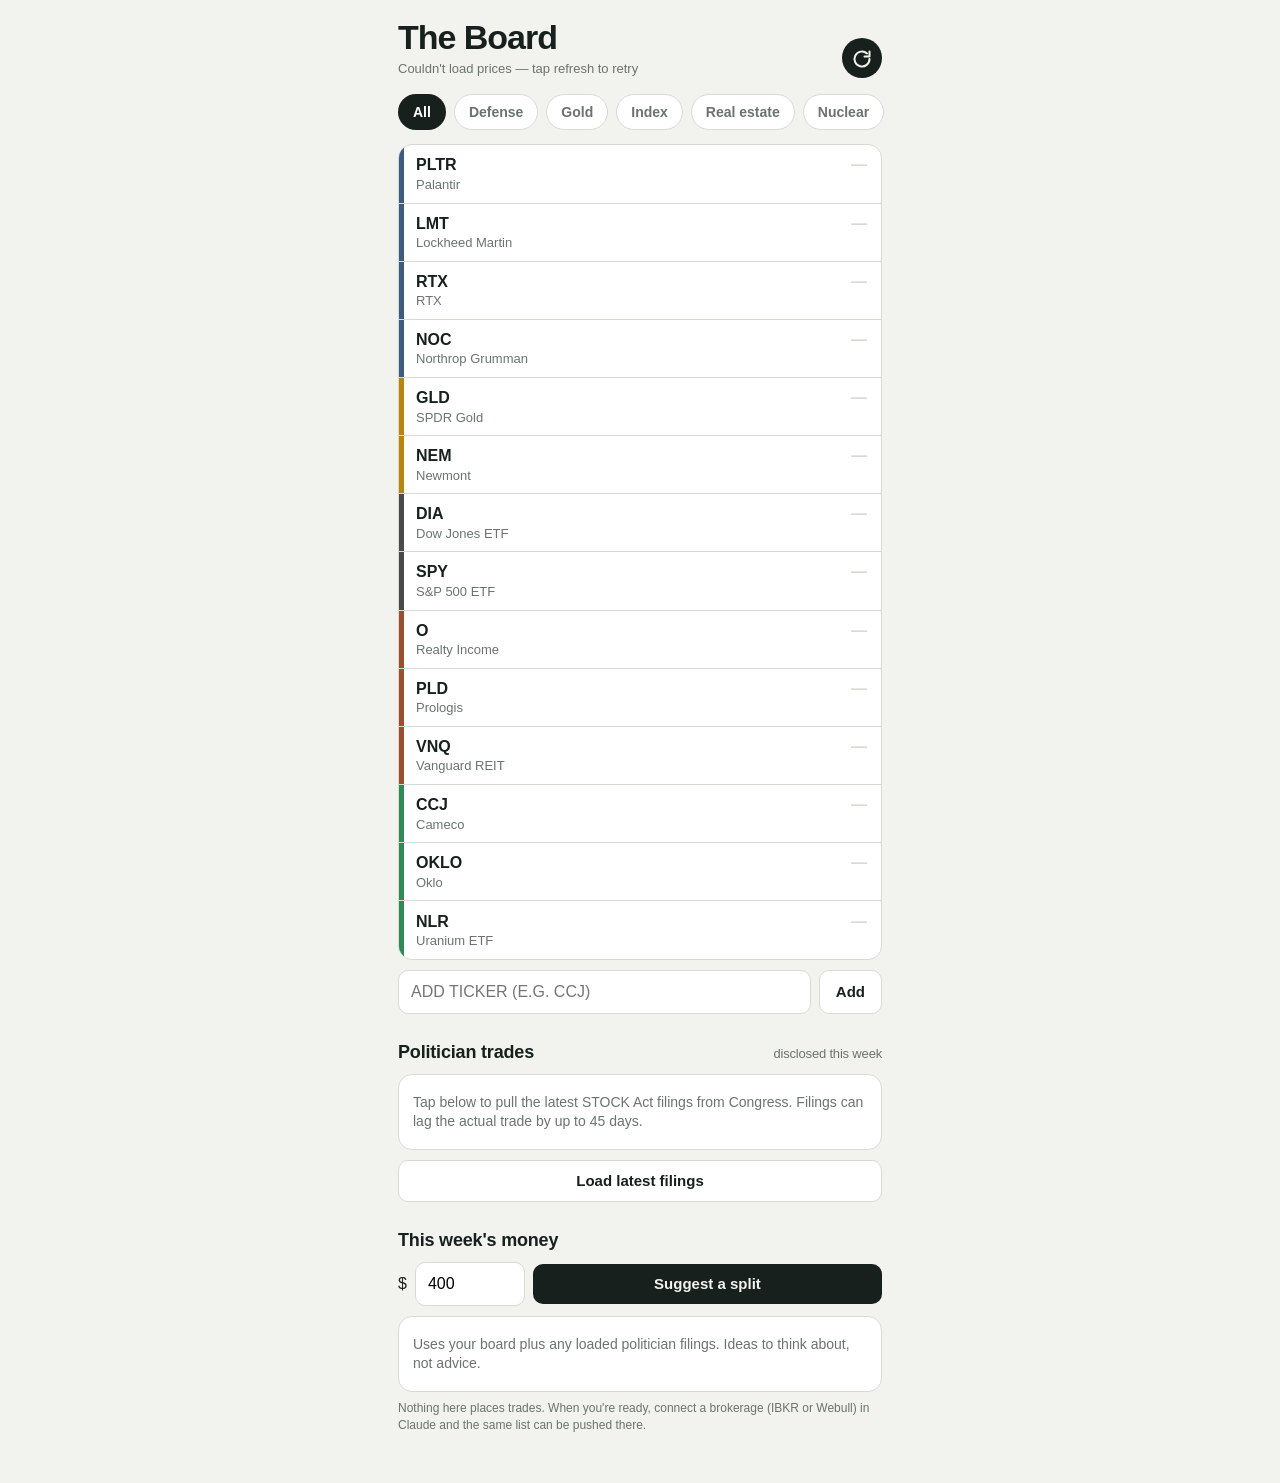
<file: portfolio-board.html>
<!doctype html>
<html lang="en">
<head>
<meta charset="utf-8">
<meta name="viewport" content="width=device-width, initial-scale=1, viewport-fit=cover">
<title>The Board</title>
<style>
  :root{
    --paper:#F2F3EF; --ink:#17201C; --mute:#6B736E; --line:#D8DBD5; --card:#FFFFFF;
    --up:#1F7A4D; --down:#B3372B;
    --defense:#3D5A80; --gold:#B8860B; --index:#4A4A4A; --realestate:#9B4F2E; --nuclear:#2E8B57; --custom:#6A5ACD;
  }
  *{box-sizing:border-box;margin:0;padding:0}
  html,body{background:var(--paper);color:var(--ink);font-family:-apple-system,BlinkMacSystemFont,"Segoe UI",Roboto,Helvetica,Arial,sans-serif;font-size:16px;line-height:1.35;-webkit-font-smoothing:antialiased}
  body{padding:env(safe-area-inset-top) 0 calc(24px + env(safe-area-inset-bottom));max-width:520px;margin:0 auto}
  header{display:flex;align-items:flex-end;justify-content:space-between;padding:20px 18px 10px}
  h1{font-size:34px;font-weight:800;letter-spacing:-0.03em;line-height:1}
  .stamp{font-size:13px;color:var(--mute);margin-top:6px}
  button{font:inherit;cursor:pointer;border:0;background:none;color:inherit}
  .refresh{width:40px;height:40px;border-radius:50%;background:var(--ink);color:var(--paper);font-size:20px;line-height:40px;text-align:center}
  .refresh.spin svg{animation:spin .9s linear infinite}
  @keyframes spin{to{transform:rotate(360deg)}}
  @media (prefers-reduced-motion:reduce){.refresh.spin svg{animation:none}}
  .tabs{display:flex;gap:8px;overflow-x:auto;padding:6px 18px 14px;scrollbar-width:none}
  .tabs::-webkit-scrollbar{display:none}
  .tab{white-space:nowrap;padding:8px 14px;border-radius:999px;border:1.5px solid var(--line);font-size:14px;font-weight:600;color:var(--mute);background:var(--card)}
  .tab.on{color:#fff;border-color:transparent}
  section{margin:0 18px 26px}
  h2{font-size:18px;font-weight:700;letter-spacing:-0.01em;margin-bottom:10px;display:flex;justify-content:space-between;align-items:baseline}
  h2 small{font-size:13px;font-weight:500;color:var(--mute)}
  .list{background:var(--card);border-radius:14px;overflow:hidden;border:1px solid var(--line)}
  .row{display:grid;grid-template-columns:5px 1fr auto;align-items:center;gap:0 12px;border-bottom:1px solid var(--line);min-height:58px}
  .row:last-child{border-bottom:0}
  .bar{height:100%;align-self:stretch}
  .name{padding:9px 0}
  .t{font-weight:700;font-size:16px}
  .n{font-size:13px;color:var(--mute)}
  .px{text-align:right;padding-right:14px;font-variant-numeric:tabular-nums}
  .p{font-weight:600;font-size:16px}
  .c{font-size:13px;font-weight:600}
  .c.up{color:var(--up)} .c.down{color:var(--down)} .c.flat{color:var(--mute)}
  .skel{color:var(--line)}
  .rm{color:var(--mute);font-size:18px;padding:0 6px 0 0}
  .addrow{display:flex;gap:8px;margin-top:10px}
  .addrow input{flex:1;font:inherit;padding:10px 12px;border:1.5px solid var(--line);border-radius:10px;background:var(--card);text-transform:uppercase}
  .btn{padding:10px 16px;border-radius:10px;background:var(--ink);color:var(--paper);font-weight:600;font-size:15px}
  .btn.ghost{background:var(--card);color:var(--ink);border:1.5px solid var(--line)}
  .btn:disabled{opacity:.5}
  .trade{display:flex;justify-content:space-between;gap:12px;padding:12px 14px;border-bottom:1px solid var(--line)}
  .trade:last-child{border-bottom:0}
  .who{font-weight:700;font-size:15px}
  .meta{font-size:13px;color:var(--mute);margin-top:2px}
  .side{font-weight:700;font-size:14px;white-space:nowrap;text-align:right}
  .side .amt{display:block;font-weight:500;font-size:12px;color:var(--mute)}
  .buy{color:var(--up)} .sell{color:var(--down)}
  .empty{padding:18px 14px;color:var(--mute);font-size:14px}
  .alloc{display:flex;gap:8px;align-items:center;margin-bottom:10px}
  .alloc input{width:110px;font:inherit;padding:10px 12px;border:1.5px solid var(--line);border-radius:10px;background:var(--card);font-variant-numeric:tabular-nums}
  .pick{padding:12px 14px;border-bottom:1px solid var(--line)}
  .pick:last-child{border-bottom:0}
  .pick .top{display:flex;justify-content:space-between;font-weight:700}
  .pick .why{font-size:13px;color:var(--mute);margin-top:3px}
  .note{font-size:12px;color:var(--mute);margin-top:8px;line-height:1.4}
  .err{color:var(--down);font-size:13px;margin-top:8px}
  .toast{position:fixed;left:50%;bottom:24px;transform:translateX(-50%);background:var(--ink);color:var(--paper);padding:10px 16px;border-radius:999px;font-size:14px;opacity:0;pointer-events:none;transition:opacity .2s}
  .toast.show{opacity:1}
  :focus-visible{outline:2px solid var(--ink);outline-offset:2px}
</style>
</head>
<body>

<header>
  <div>
    <h1>The Board</h1>
    <div class="stamp" id="stamp">Prices not loaded yet</div>
  </div>
  <button class="refresh" id="refresh" aria-label="Refresh prices">
    <svg width="20" height="20" viewBox="0 0 24 24" fill="none" stroke="currentColor" stroke-width="2.4" stroke-linecap="round" stroke-linejoin="round" style="vertical-align:middle"><path d="M21 12a9 9 0 1 1-3-6.7"/><path d="M21 3v6h-6"/></svg>
  </button>
</header>

<div class="tabs" id="tabs"></div>

<section>
  <div class="list" id="list"></div>
  <div class="addrow">
    <input id="addT" placeholder="Add ticker (e.g. CCJ)" maxlength="8" autocapitalize="characters">
    <button class="btn ghost" id="addB">Add</button>
  </div>
</section>

<section>
  <h2>Politician trades <small>disclosed this week</small></h2>
  <div class="list" id="trades"><div class="empty">Tap below to pull the latest STOCK Act filings from Congress. Filings can lag the actual trade by up to 45 days.</div></div>
  <div class="addrow"><button class="btn ghost" id="loadTrades" style="flex:1">Load latest filings</button></div>
  <div class="err" id="tradesErr"></div>
</section>

<section>
  <h2>This week's money</h2>
  <div class="alloc">
    <span>$</span><input id="amt" type="number" inputmode="decimal" value="400" min="1">
    <button class="btn" id="suggest" style="flex:1">Suggest a split</button>
  </div>
  <div class="list" id="picks"><div class="empty">Uses your board plus any loaded politician filings. Ideas to think about, not advice.</div></div>
  <div class="err" id="picksErr"></div>
  <div class="note">Nothing here places trades. When you're ready, connect a brokerage (IBKR or Webull) in Claude and the same list can be pushed there.</div>
</section>

<div class="toast" id="toast"></div>

<script>
const SECTORS = {
  defense:{label:"Defense",color:"var(--defense)"},
  gold:{label:"Gold",color:"var(--gold)"},
  index:{label:"Index",color:"var(--index)"},
  realestate:{label:"Real estate",color:"var(--realestate)"},
  nuclear:{label:"Nuclear",color:"var(--nuclear)"},
  custom:{label:"Mine",color:"var(--custom)"}
};
const BASE = [
  {t:"PLTR",n:"Palantir",s:"defense"},{t:"LMT",n:"Lockheed Martin",s:"defense"},{t:"RTX",n:"RTX",s:"defense"},{t:"NOC",n:"Northrop Grumman",s:"defense"},
  {t:"GLD",n:"SPDR Gold",s:"gold"},{t:"NEM",n:"Newmont",s:"gold"},
  {t:"DIA",n:"Dow Jones ETF",s:"index"},{t:"SPY",n:"S&P 500 ETF",s:"index"},
  {t:"O",n:"Realty Income",s:"realestate"},{t:"PLD",n:"Prologis",s:"realestate"},{t:"VNQ",n:"Vanguard REIT",s:"realestate"},
  {t:"CCJ",n:"Cameco",s:"nuclear"},{t:"OKLO",n:"Oklo",s:"nuclear"},{t:"NLR",n:"Uranium ETF",s:"nuclear"}
];
let custom = [];      // [{t,n,s:"custom"}]
let prices = {};      // {PLTR:{p,c}}
let trades = [];
let filter = "all";

const $ = id => document.getElementById(id);
const toast = m => { const t=$("toast"); t.textContent=m; t.classList.add("show"); setTimeout(()=>t.classList.remove("show"),1800); };
const all = () => BASE.concat(custom);

async function loadState(){
  try{ if(window.storage){ const r = await window.storage.get("board-state", false); if(r&&r.value){ const s=JSON.parse(r.value); custom=s.custom||[]; if(s.amt) $("amt").value=s.amt; } } }catch(e){}
}
async function saveState(){
  try{ if(window.storage) await window.storage.set("board-state", JSON.stringify({custom, amt:$("amt").value}), false); }catch(e){}
}

function renderTabs(){
  const keys = ["all"].concat(Object.keys(SECTORS).filter(k => k!=="custom" || custom.length));
  $("tabs").innerHTML = keys.map(k=>{
    const on = k===filter; const color = k==="all"?"var(--ink)":SECTORS[k].color;
    return `<button class="tab ${on?"on":""}" data-k="${k}" style="${on?`background:${color}`:""}">${k==="all"?"All":SECTORS[k].label}</button>`;
  }).join("");
  $("tabs").querySelectorAll(".tab").forEach(b=>b.onclick=()=>{filter=b.dataset.k;renderTabs();renderList();});
}

function renderList(){
  const rows = all().filter(x=>filter==="all"||x.s===filter);
  $("list").innerHTML = rows.map(x=>{
    const q = prices[x.t];
    let px = `<div class="p skel">—</div><div class="c flat">&nbsp;</div>`;
    if(q){ const cls = q.c>0.05?"up":q.c<-0.05?"down":"flat"; const sign = q.c>0?"+":"";
      px = `<div class="p">$${Number(q.p).toFixed(2)}</div><div class="c ${cls}">${sign}${Number(q.c).toFixed(2)}%</div>`; }
    const rm = x.s==="custom"?`<button class="rm" data-t="${x.t}" aria-label="Remove ${x.t}">×</button>`:"";
    return `<div class="row"><div class="bar" style="background:${SECTORS[x.s].color}"></div>
      <div class="name"><div class="t">${x.t}</div><div class="n">${x.n||""}</div></div>
      <div style="display:flex;align-items:center"><div class="px">${px}</div>${rm}</div></div>`;
  }).join("") || `<div class="empty">Nothing in this group yet.</div>`;
  $("list").querySelectorAll(".rm").forEach(b=>b.onclick=()=>{custom=custom.filter(c=>c.t!==b.dataset.t);saveState();renderTabs();renderList();});
}

async function ask(prompt, useSearch){
  const body = { model:"claude-sonnet-4-6", max_tokens:1000, messages:[{role:"user",content:prompt}] };
  if(useSearch) body.tools=[{type:"web_search_20250305",name:"web_search"}];
  const r = await fetch("https://api.anthropic.com/v1/messages",{method:"POST",headers:{"Content-Type":"application/json"},body:JSON.stringify(body)});
  const d = await r.json();
  if(!d.content) throw new Error(d.error?.message||"No response");
  const text = d.content.filter(b=>b.type==="text").map(b=>b.text).join("\n");
  const m = text.match(/\{[\s\S]*\}/); if(!m) throw new Error("Couldn't read the reply");
  return JSON.parse(m[0].replace(/```json|```/g,""));
}

async function refreshPrices(){
  const btn=$("refresh"); btn.classList.add("spin"); btn.disabled=true;
  $("stamp").textContent="Fetching prices…";
  try{
    const tickers = all().map(x=>x.t).join(", ");
    const out = await ask(`Use web search to find the latest US stock/ETF price and today's percent change for: ${tickers}. Respond with ONLY this JSON, no prose, no markdown: {"prices":[{"t":"PLTR","p":123.45,"c":1.23}]} where p is the last price in USD and c is the percent change today (negative if down). Include every ticker.`, true);
    (out.prices||[]).forEach(q=>{ if(q.t) prices[q.t.toUpperCase()]={p:q.p,c:q.c||0}; });
    $("stamp").textContent="Updated "+new Date().toLocaleTimeString([], {hour:"numeric",minute:"2-digit"})+" · prices are delayed";
    renderList();
  }catch(e){ $("stamp").textContent="Couldn't load prices — tap refresh to retry"; }
  btn.classList.remove("spin"); btn.disabled=false;
}

async function loadTrades(){
  const b=$("loadTrades"); b.disabled=true; b.textContent="Loading…"; $("tradesErr").textContent="";
  try{
    const out = await ask(`Use web search (Capitol Trades, Quiver Quantitative, House/Senate STOCK Act disclosures) to find the 8 most recently disclosed stock trades by US members of Congress, newest first. Respond with ONLY this JSON, no prose, no markdown: {"trades":[{"who":"Full name","party":"D or R","ticker":"AAPL","type":"buy" or "sell","size":"$15K–50K","date":"2026-08-28"}]}`, true);
    trades = out.trades||[];
    $("trades").innerHTML = trades.length ? trades.map(x=>`<div class="trade"><div><div class="who">${x.who} <span class="meta">(${x.party||"?"})</span></div><div class="meta">${x.date||""}</div></div><div class="side ${x.type==="sell"?"sell":"buy"}">${(x.type||"").toUpperCase()} ${x.ticker||""}<span class="amt">${x.size||""}</span></div></div>`).join("") : `<div class="empty">No filings found right now.</div>`;
  }catch(e){ $("tradesErr").textContent="Couldn't load filings: "+e.message; }
  b.disabled=false; b.textContent="Reload filings";
}

async function suggest(){
  const b=$("suggest"); b.disabled=true; b.textContent="Thinking…"; $("picksErr").textContent=""; saveState();
  const amt = Number($("amt").value)||400;
  try{
    const board = all().map(x=>`${x.t} (${SECTORS[x.s].label})`).join(", ");
    const ctx = trades.length ? `Recent congressional filings: ${trades.map(t=>`${t.who} ${t.type} ${t.ticker}`).join("; ")}.` : "No politician filings loaded.";
    const out = await ask(`I have $${amt} to put into US stocks this week. My watchlist: ${board}. ${ctx} Propose how to split the $${amt} across at most 4 tickers from the watchlist, with dollar amounts that sum to ${amt}, plus one line on why for each, and one short overall caution. Prefer ETFs for small amounts. Respond with ONLY this JSON, no prose, no markdown: {"picks":[{"ticker":"DIA","amount":150,"why":"..."}],"note":"..."}`, false);
    const picks = out.picks||[];
    $("picks").innerHTML = (picks.map(p=>`<div class="pick"><div class="top"><span>${p.ticker}</span><span>$${Number(p.amount).toFixed(0)}</span></div><div class="why">${p.why||""}</div></div>`).join("")||`<div class="empty">No suggestion came back.</div>`) + (out.note?`<div class="empty">${out.note}</div>`:"");
  }catch(e){ $("picksErr").textContent="Couldn't get a suggestion: "+e.message; }
  b.disabled=false; b.textContent="Suggest a split";
}

$("refresh").onclick=refreshPrices;
$("loadTrades").onclick=loadTrades;
$("suggest").onclick=suggest;
$("amt").onchange=saveState;
$("addB").onclick=()=>{
  const t=$("addT").value.trim().toUpperCase(); if(!t) return;
  if(all().some(x=>x.t===t)){toast(t+" is already on the board");return;}
  custom.push({t,n:"",s:"custom"}); $("addT").value=""; saveState(); renderTabs(); renderList(); toast(t+" added — refresh for price");
};
$("addT").onkeydown=e=>{if(e.key==="Enter")$("addB").click();};

(async()=>{ await loadState(); renderTabs(); renderList(); refreshPrices(); })();
</script>
</body>
</html>
</file>
